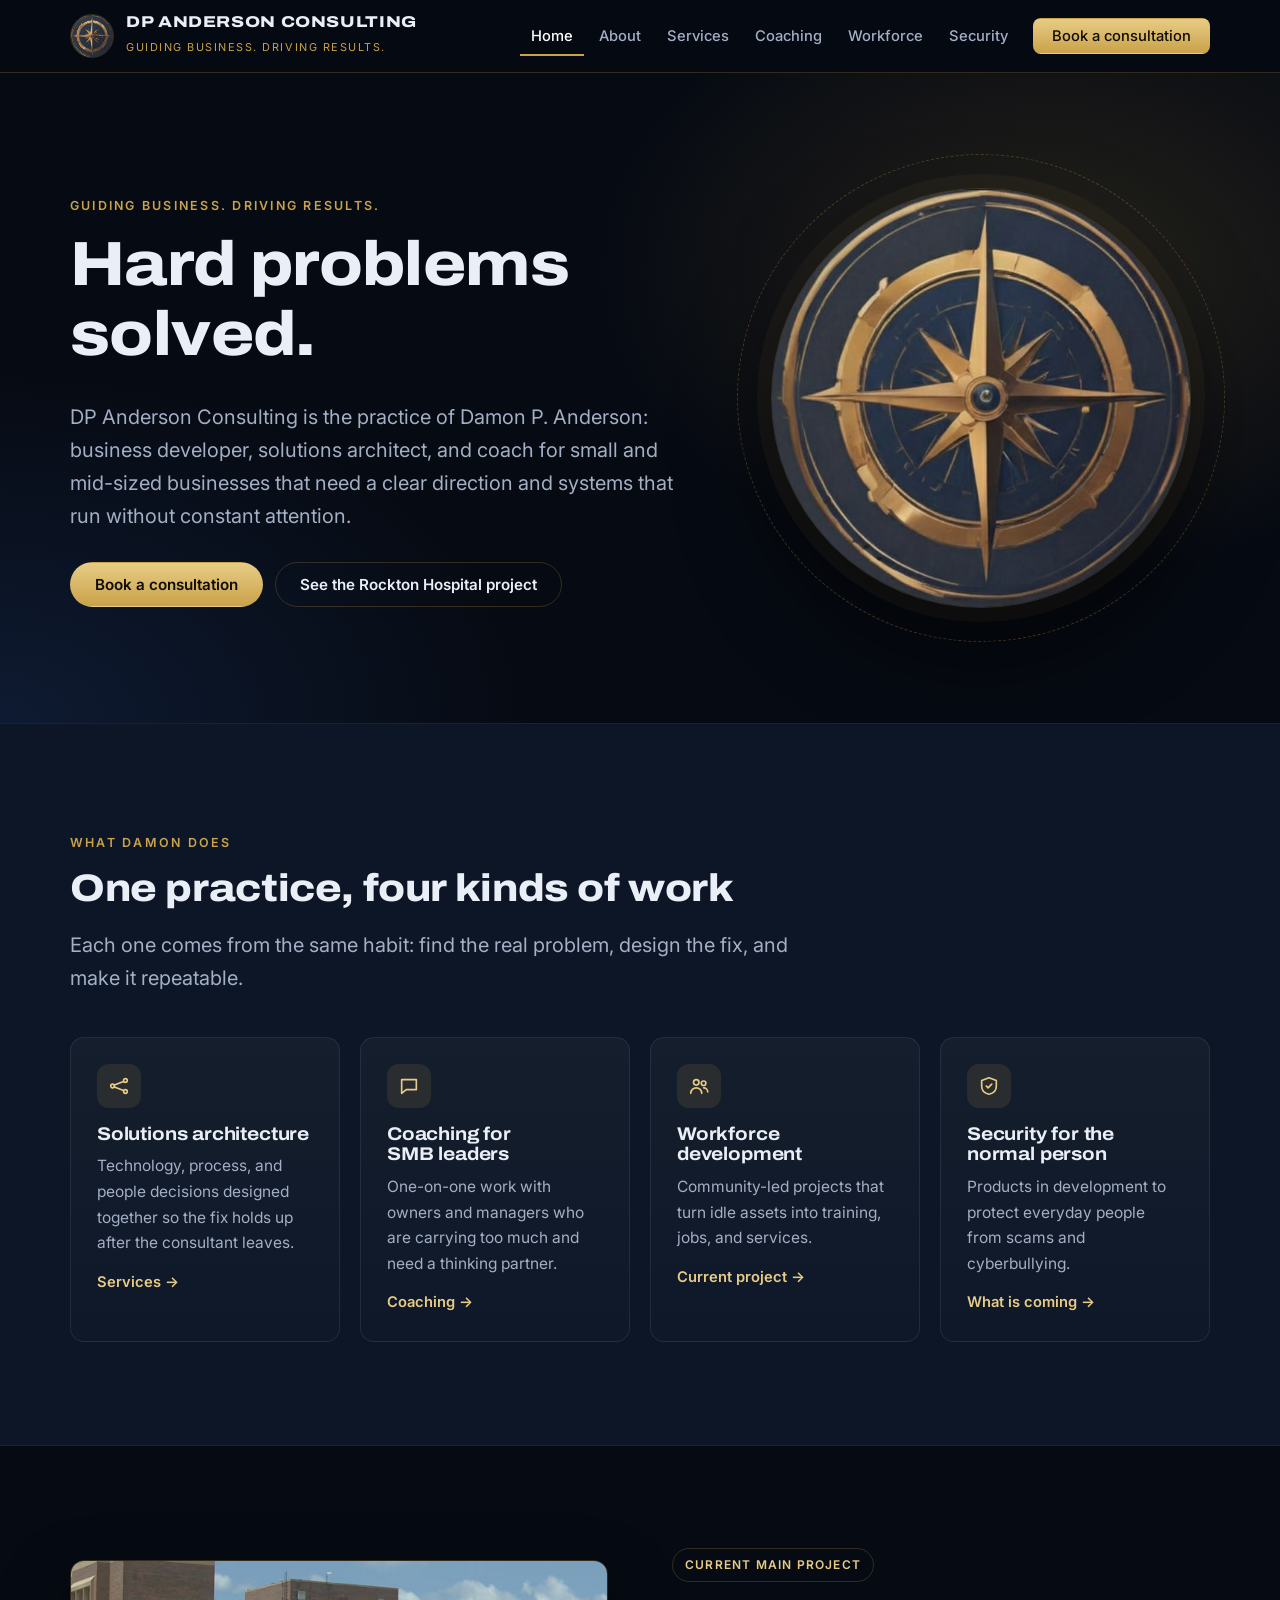
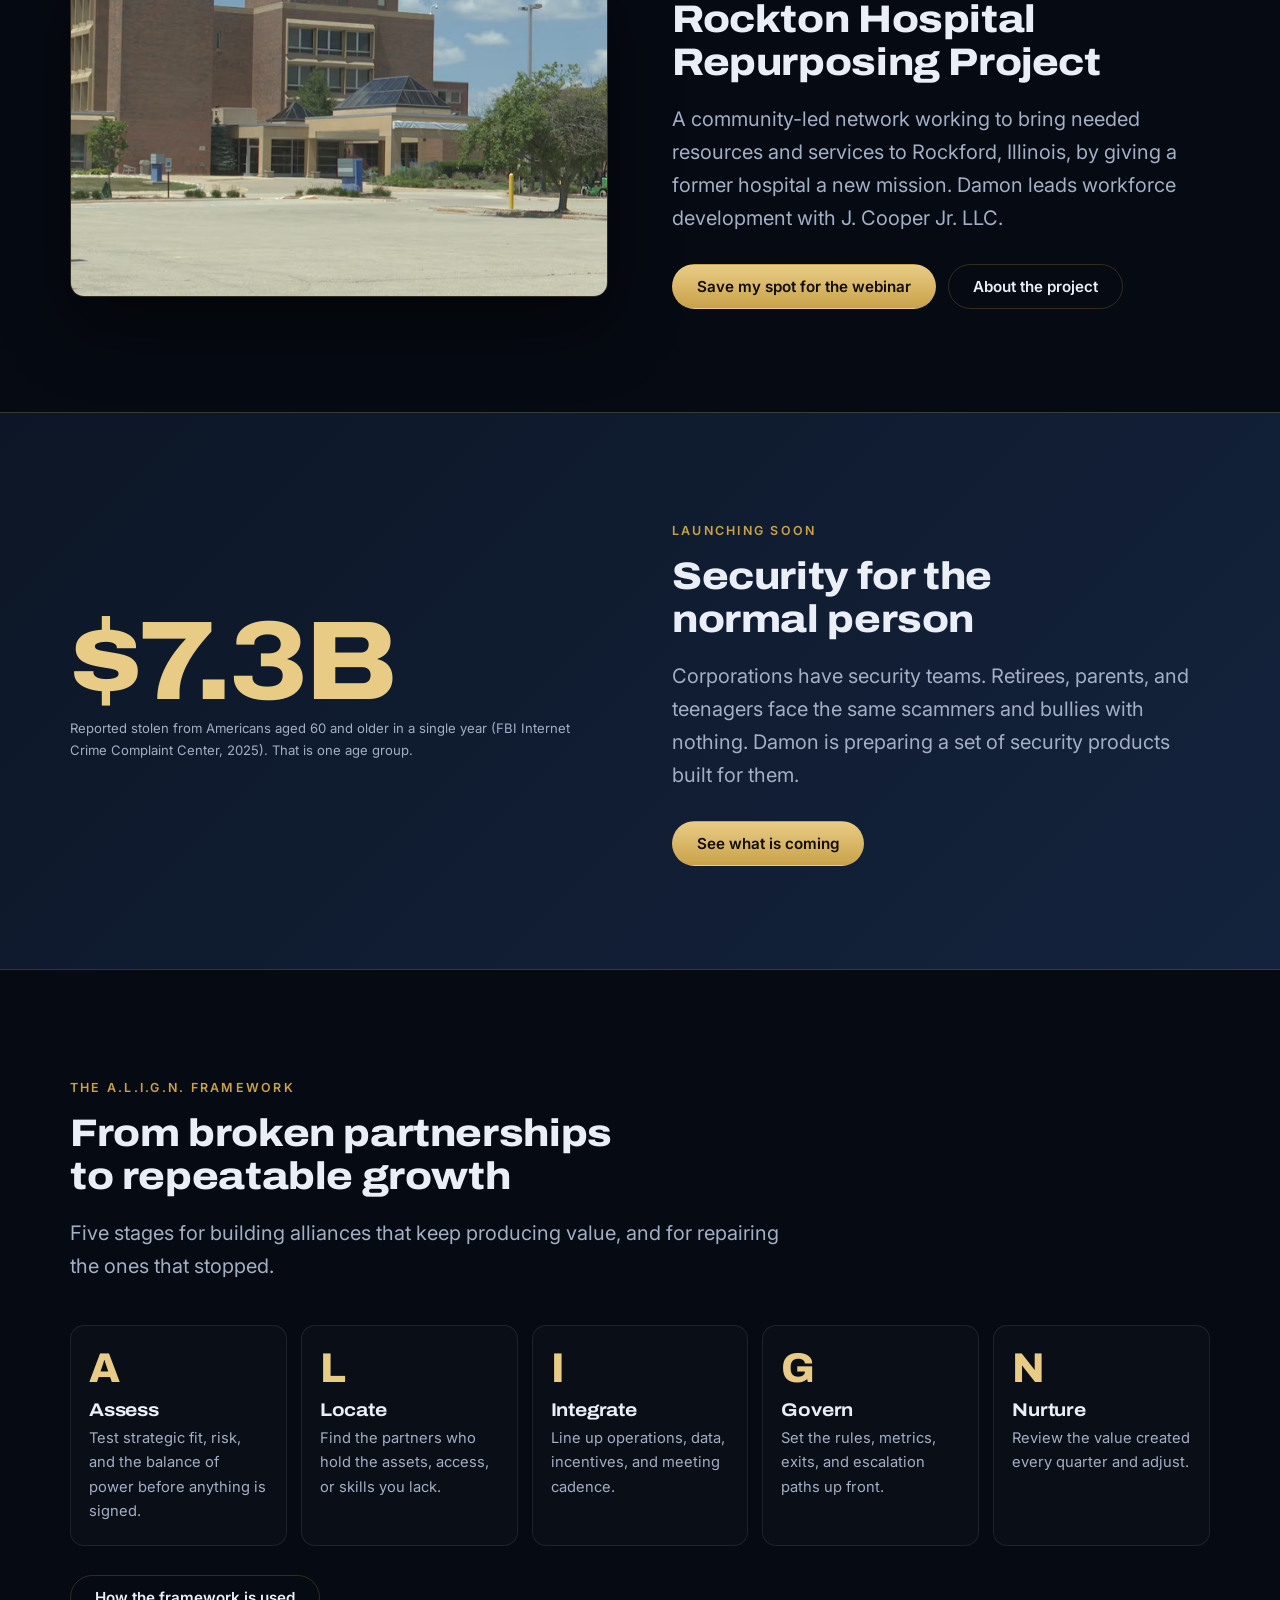
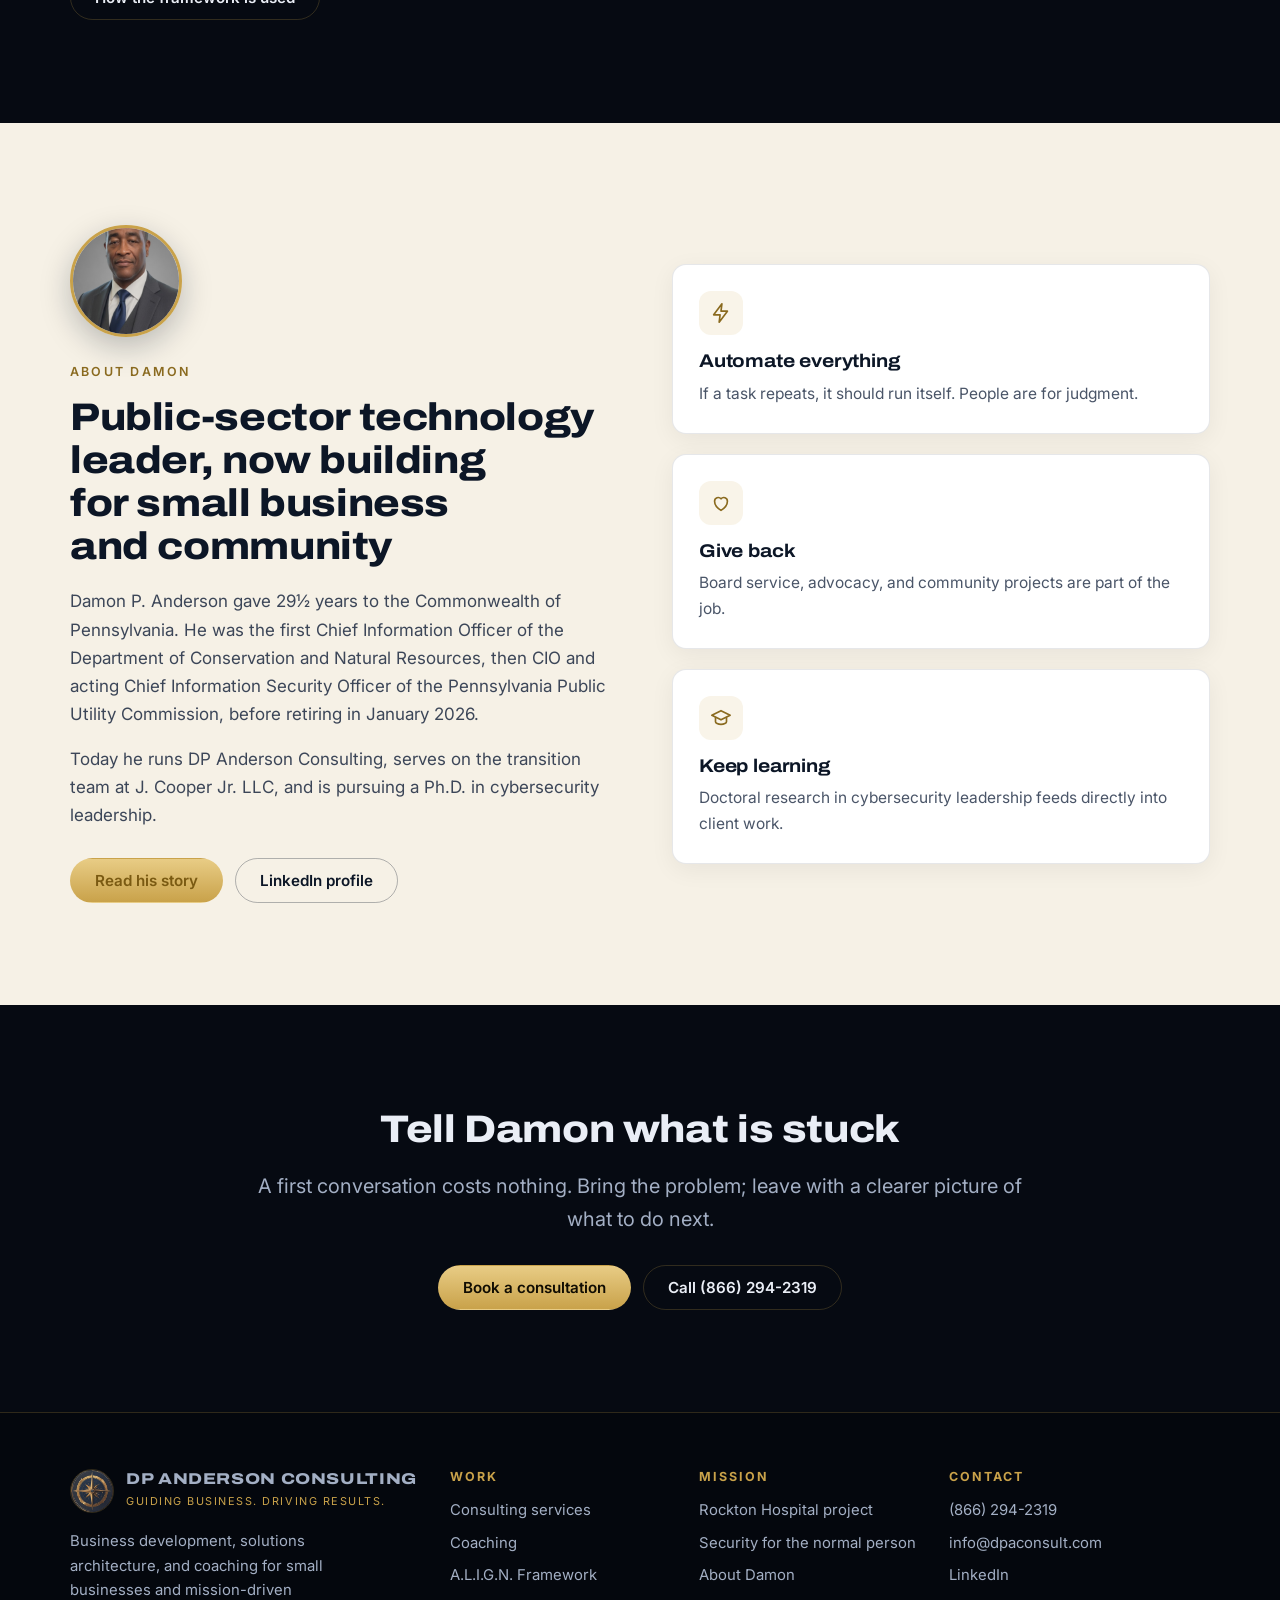
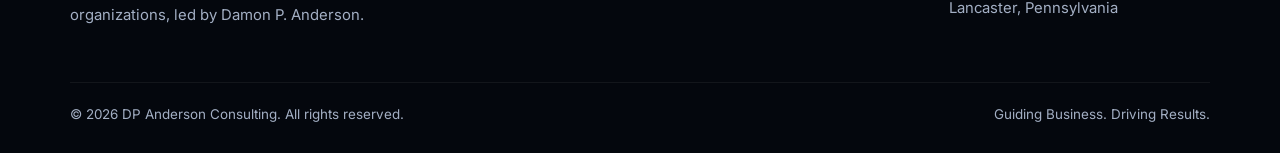
<file: index.html>
<!doctype html>
<html lang="en">
<head>
<meta charset="utf-8">
<meta name="viewport" content="width=device-width, initial-scale=1">
<title>DP Anderson Consulting | Guiding Business. Driving Results.</title>
<meta name="description" content="Damon P. Anderson helps small and mid-sized businesses grow through business development, solutions architecture, coaching, workforce development, and everyday security.">
<meta property="og:title" content="DP Anderson Consulting | Guiding Business. Driving Results.">
<meta property="og:description" content="Damon P. Anderson helps small and mid-sized businesses grow through business development, solutions architecture, coaching, workforce development, and everyday security.">
<meta property="og:image" content="https://dpaconsult.com/assets/img/dpa-logo.jpg">
<meta property="og:type" content="website">
<meta name="theme-color" content="#060a12">
<link rel="icon" href="assets/img/favicon-32.png" sizes="32x32">
<link rel="apple-touch-icon" href="assets/img/favicon-192.png">
<link rel="preconnect" href="https://fonts.googleapis.com">
<link rel="preconnect" href="https://fonts.gstatic.com" crossorigin>
<link href="https://fonts.googleapis.com/css2?family=Archivo:wdth,wght@100..125,600..900&family=Inter:wght@400;500;600;700&display=swap" rel="stylesheet">
<link rel="stylesheet" href="assets/css/styles.css">
</head>
<body>
<a class="skip" href="#main">Skip to content</a>
<header class="site-header">
  <div class="wrap nav-row">
    <a class="brand" href="index.html" aria-label="DP Anderson Consulting home">
      <img src="assets/img/compass-mark.png" alt="" width="44" height="44">
      <span><b>DP Anderson Consulting</b><small>Guiding Business. Driving Results.</small></span>
    </a>
    <button class="nav-toggle" aria-label="Menu" aria-expanded="false" aria-controls="nav"><span></span><span></span><span></span></button>
    <nav class="nav" id="nav" aria-label="Main">
      <a href="index.html" aria-current="page">Home</a><a href="about.html">About</a><a href="services.html">Services</a><a href="coaching.html">Coaching</a><a href="workforce.html">Workforce</a><a href="security.html">Security</a>
      <a class="btn" href="contact.html">Book a consultation</a>
    </nav>
  </div>
</header>
<main id="main">
<section class="hero">
  <div class="wrap hero-grid">
    <div>
      <span class="eyebrow">Guiding Business. Driving Results.</span>
      <h1>Hard problems solved.</h1>
      <p class="lead">DP Anderson Consulting is the practice of Damon P. Anderson: business developer, solutions architect, and coach for small and mid-sized businesses that need a clear direction and systems that run without constant attention.</p>
      <div class="btn-row">
        <a class="btn" href="contact.html">Book a consultation</a>
        <a class="btn ghost" href="workforce.html">See the Rockton Hospital project</a>
      </div>
    </div>
    <div class="hero-art"><img src="assets/img/compass.jpg" alt="DP Anderson Consulting gold compass emblem" width="640" height="560"></div>
  </div>
</section>

<section class="alt">
  <div class="wrap">
    <div class="section-head reveal">
      <span class="eyebrow">What Damon does</span>
      <h2>One practice, four kinds of work</h2>
      <p class="lead">Each one comes from the same habit: find the real problem, design the fix, and make it repeatable.</p>
    </div>
    <div class="grid g4">
      <article class="card reveal"><div class="icon" aria-hidden="true"><svg viewBox="0 0 24 24"><circle cx="5" cy="12" r="2"/><circle cx="19" cy="6" r="2"/><circle cx="19" cy="18" r="2"/><path d="M7 11l10-4M7 13l10 4"/></svg></div><h3>Solutions architecture</h3><p>Technology, process, and people decisions designed together so the fix holds up after the consultant leaves.</p><a class="more" href="services.html">Services &rarr;</a></article>
      <article class="card reveal"><div class="icon" aria-hidden="true"><svg viewBox="0 0 24 24"><path d="M4 5h16v11H9l-5 4z"/></svg></div><h3>Coaching for SMB leaders</h3><p>One-on-one work with owners and managers who are carrying too much and need a thinking partner.</p><a class="more" href="coaching.html">Coaching &rarr;</a></article>
      <article class="card reveal"><div class="icon" aria-hidden="true"><svg viewBox="0 0 24 24"><circle cx="9" cy="8" r="3"/><path d="M3 20c0-3.3 2.7-6 6-6s6 2.700 6 6"/><circle cx="17" cy="9" r="2.5"/><path d="M17 14c2.500 0 4.500 2 4.500 4.500"/></svg></div><h3>Workforce development</h3><p>Community-led projects that turn idle assets into training, jobs, and services.</p><a class="more" href="workforce.html">Current project &rarr;</a></article>
      <article class="card reveal"><div class="icon" aria-hidden="true"><svg viewBox="0 0 24 24"><path d="M12 3l8 3v6c0 4.500-3.200 8-8 9-4.800-1-8-4.500-8-9V6z"/><path d="M9 12l2 2 4-4"/></svg></div><h3>Security for the normal person</h3><p>Products in development to protect everyday people from scams and cyberbullying.</p><a class="more" href="security.html">What is coming &rarr;</a></article>
    </div>
  </div>
</section>

<section>
  <div class="wrap split">
    <div class="photo reveal"><img src="assets/img/rockton-hospital.jpg" alt="The former hospital campus in Rockford, Illinois" width="1600" height="800" loading="lazy"></div>
    <div class="reveal">
      <span class="tag">Current main project</span>
      <h2>Rockton Hospital Repurposing Project</h2>
      <p class="lead">A community-led network working to bring needed resources and services to Rockford, Illinois, by giving a former hospital a new mission. Damon leads workforce development with J. Cooper Jr. LLC.</p>
      <div class="btn-row">
        <a class="btn" href="https://www.jcooperjr.com/webinar-registration" target="_blank" rel="noopener">Save my spot for the webinar</a>
        <a class="btn ghost" href="workforce.html">About the project</a>
      </div>
    </div>
  </div>
</section>

<section class="stat-band">
  <div class="wrap split">
    <div>
      <div class="stat reveal" data-count="7.7" data-prefix="$" data-suffix="B">$7.7B</div>
      <p class="stat-note">Reported stolen from Americans aged 60 and older in a single year (FBI Internet Crime Complaint Center, 2025). That is one age group.</p>
    </div>
    <div class="reveal">
      <span class="eyebrow">Launching soon</span>
      <h2>Security for the normal person</h2>
      <p class="lead">Corporations have security teams. Retirees, parents, and teenagers face the same scammers and bullies with nothing. Damon is preparing a set of security products built for them.</p>
      <div class="btn-row"><a class="btn" href="security.html">See what is coming</a></div>
    </div>
  </div>
</section>

<section>
  <div class="wrap">
    <div class="section-head reveal">
      <span class="eyebrow">The A.L.I.G.N. Framework</span>
      <h2>From broken partnerships to repeatable growth</h2>
      <p class="lead">Five stages for building alliances that keep producing value, and for repairing the ones that stopped.</p>
    </div>
    <div class="align">
  <div class="reveal"><b>A</b><h3>Assess</h3><p>Test strategic fit, risk, and the balance of power before anything is signed.</p></div>
  <div class="reveal"><b>L</b><h3>Locate</h3><p>Find the partners who hold the assets, access, or skills you lack.</p></div>
  <div class="reveal"><b>I</b><h3>Integrate</h3><p>Line up operations, data, incentives, and meeting cadence.</p></div>
  <div class="reveal"><b>G</b><h3>Govern</h3><p>Set the rules, metrics, exits, and escalation paths up front.</p></div>
  <div class="reveal"><b>N</b><h3>Nurture</h3><p>Review the value created every quarter and adjust.</p></div>
</div>
    <div class="btn-row"><a class="btn ghost" href="services.html#align">How the framework is used</a></div>
  </div>
</section>

<section class="cream">
  <div class="wrap split">
    <div class="reveal">
      <img class="avatar" src="assets/img/damon-anderson.jpg" alt="Damon P. Anderson" width="640" height="635" loading="lazy">
      <span class="eyebrow">About Damon</span>
      <h2>Public-sector technology leader, now building for small business and community</h2>
      <p>Damon P. Anderson gave 29&frac12; years to the Commonwealth of Pennsylvania. He was the first Chief Information Officer of the Department of Conservation and Natural Resources, then CIO and acting Chief Information Security Officer of the Pennsylvania Public Utility Commission, before retiring in January 2026.</p>
      <p>Today he runs DP Anderson Consulting, serves on the transition team at J. Cooper Jr. LLC, and is pursuing a Ph.D. in cybersecurity leadership.</p>
      <div class="btn-row"><a class="btn" href="about.html">Read his story</a><a class="btn ghost" href="https://www.linkedin.com/in/damonanderson" target="_blank" rel="noopener">LinkedIn profile</a></div>
    </div>
    <div class="grid reveal">
      <div class="card"><div class="icon" aria-hidden="true"><svg viewBox="0 0 24 24"><path d="M13 2L4 14h7l-1 8 9-12h-7z"/></svg></div><h3>Automate everything</h3><p>If a task repeats, it should run itself. People are for judgment.</p></div>
      <div class="card"><div class="icon" aria-hidden="true"><svg viewBox="0 0 24 24"><path d="M12 20s-7-4.400-7-10a4 4 0 017-2.600A4 4 0 0119 10c0 5.600-7 10-7 10z"/></svg></div><h3>Give back</h3><p>Board service, advocacy, and community projects are part of the job.</p></div>
      <div class="card"><div class="icon" aria-hidden="true"><svg viewBox="0 0 24 24"><path d="M2 9l10-5 10 5-10 5z"/><path d="M6 11.500V16c0 1.500 2.700 3 6 3s6-1.500 6-3v-4.500"/></svg></div><h3>Keep learning</h3><p>Doctoral research in cybersecurity leadership feeds directly into client work.</p></div>
    </div>
  </div>
</section>

<section class="cta">
  <div class="wrap reveal">
    <h2>Tell Damon what is stuck</h2>
    <p class="lead">A first conversation costs nothing. Bring the problem; leave with a clearer picture of what to do next.</p>
    <div class="btn-row"><a class="btn" href="contact.html">Book a consultation</a><a class="btn ghost" href="tel:+18662942319">Call (866) 294-2319</a></div>
  </div>
</section>

</main>
<footer class="site-footer">
  <div class="wrap">
    <div class="foot-grid">
      <div>
        <a class="brand" href="index.html"><img src="assets/img/compass-mark.png" alt="" width="44" height="44"><span><b>DP Anderson Consulting</b><small>Guiding Business. Driving Results.</small></span></a>
        <p style="margin-top:16px;max-width:36ch">Business development, solutions architecture, and coaching for small businesses and mission-driven organizations, led by Damon P. Anderson.</p>
      </div>
      <div><h4>Work</h4><ul>
        <li><a href="services.html">Consulting services</a></li>
        <li><a href="coaching.html">Coaching</a></li>
        <li><a href="services.html#align">A.L.I.G.N. Framework</a></li>
      </ul></div>
      <div><h4>Mission</h4><ul>
        <li><a href="workforce.html">Rockton Hospital project</a></li>
        <li><a href="security.html">Security for the normal person</a></li>
        <li><a href="about.html">About Damon</a></li>
      </ul></div>
      <div><h4>Contact</h4><ul>
        <li><a href="tel:+18662942319">(866) 294-2319</a></li>
        <li><a href="mailto:info@dpaconsult.com">info@dpaconsult.com</a></li>
        <li><a href="https://www.linkedin.com/in/damonanderson" target="_blank" rel="noopener">LinkedIn</a></li>
        <li>Lancaster, Pennsylvania</li>
      </ul></div>
    </div>
    <div class="foot-bottom"><span>&copy; <span id="year">2026</span> DP Anderson Consulting. All rights reserved.</span><span>Guiding Business. Driving Results.</span></div>
  </div>
</footer>
<script src="assets/js/site.js" defer></script>
</body>
</html>
</file>
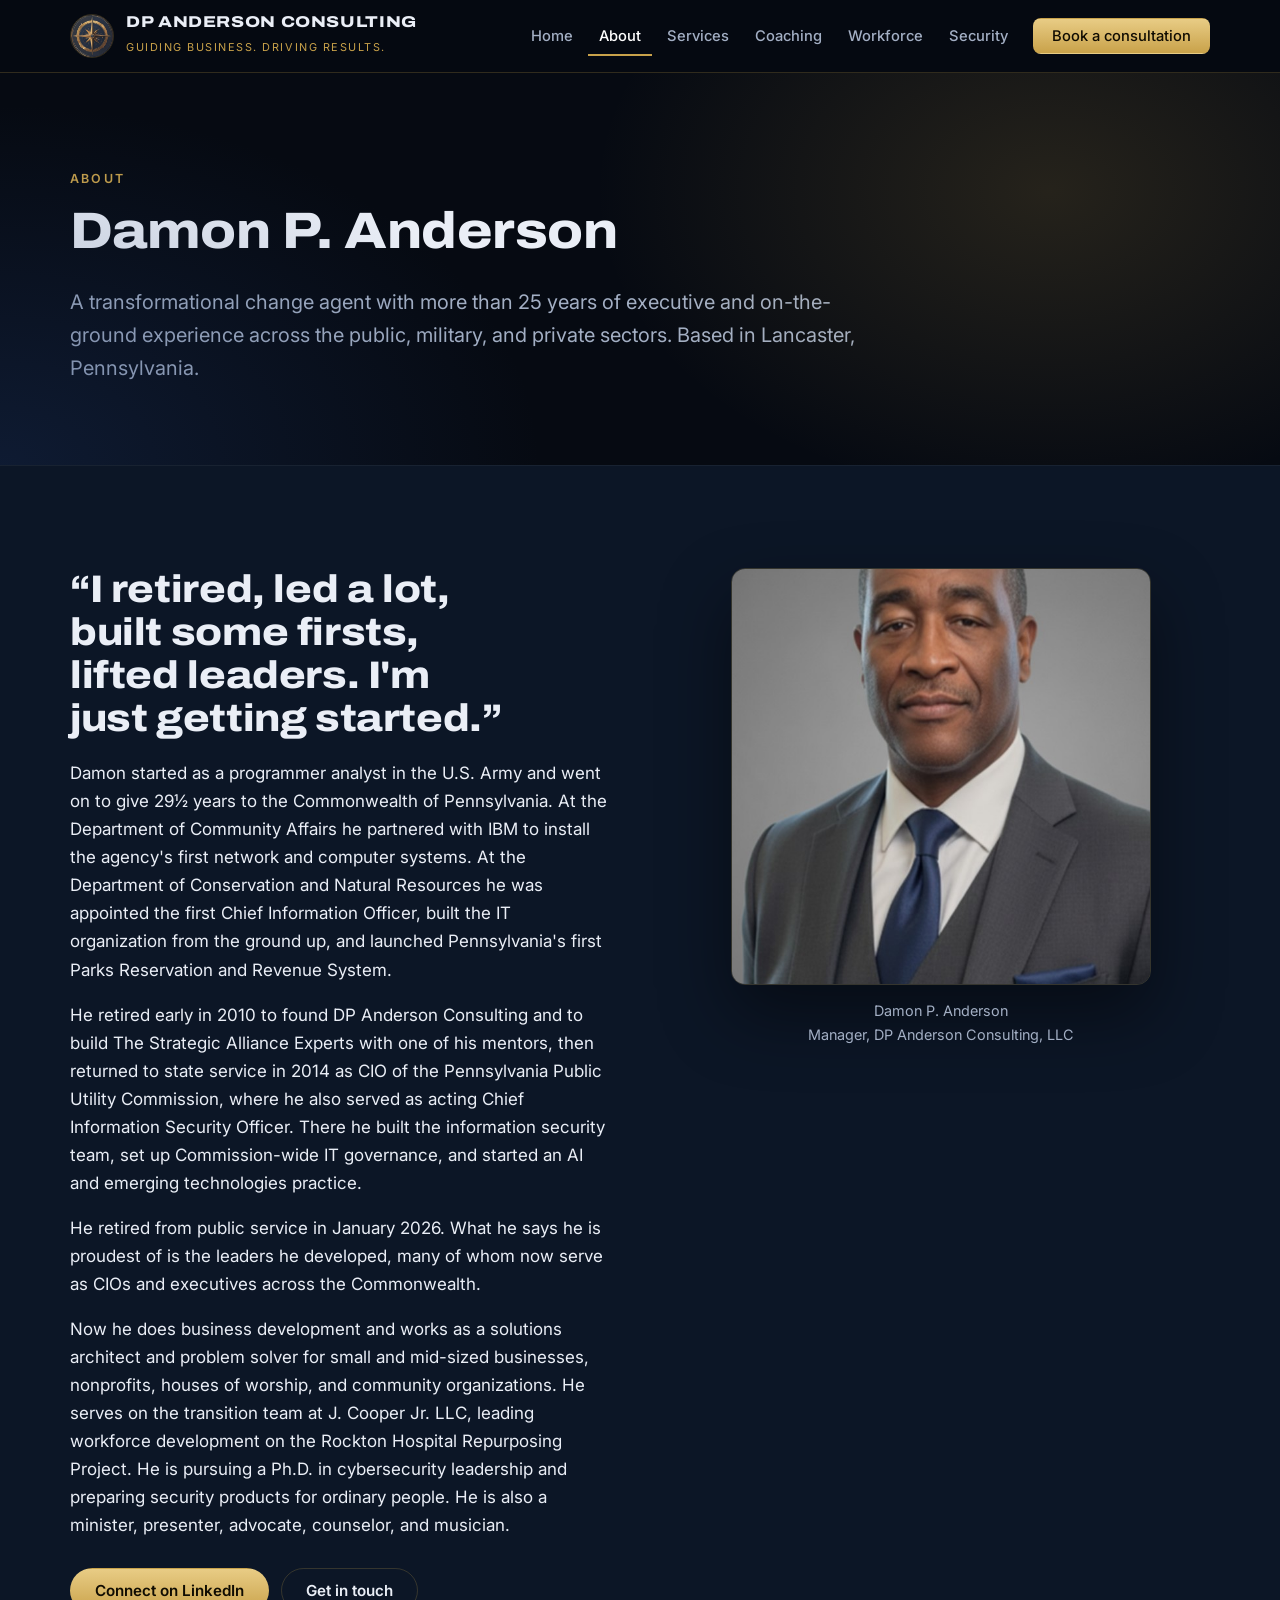
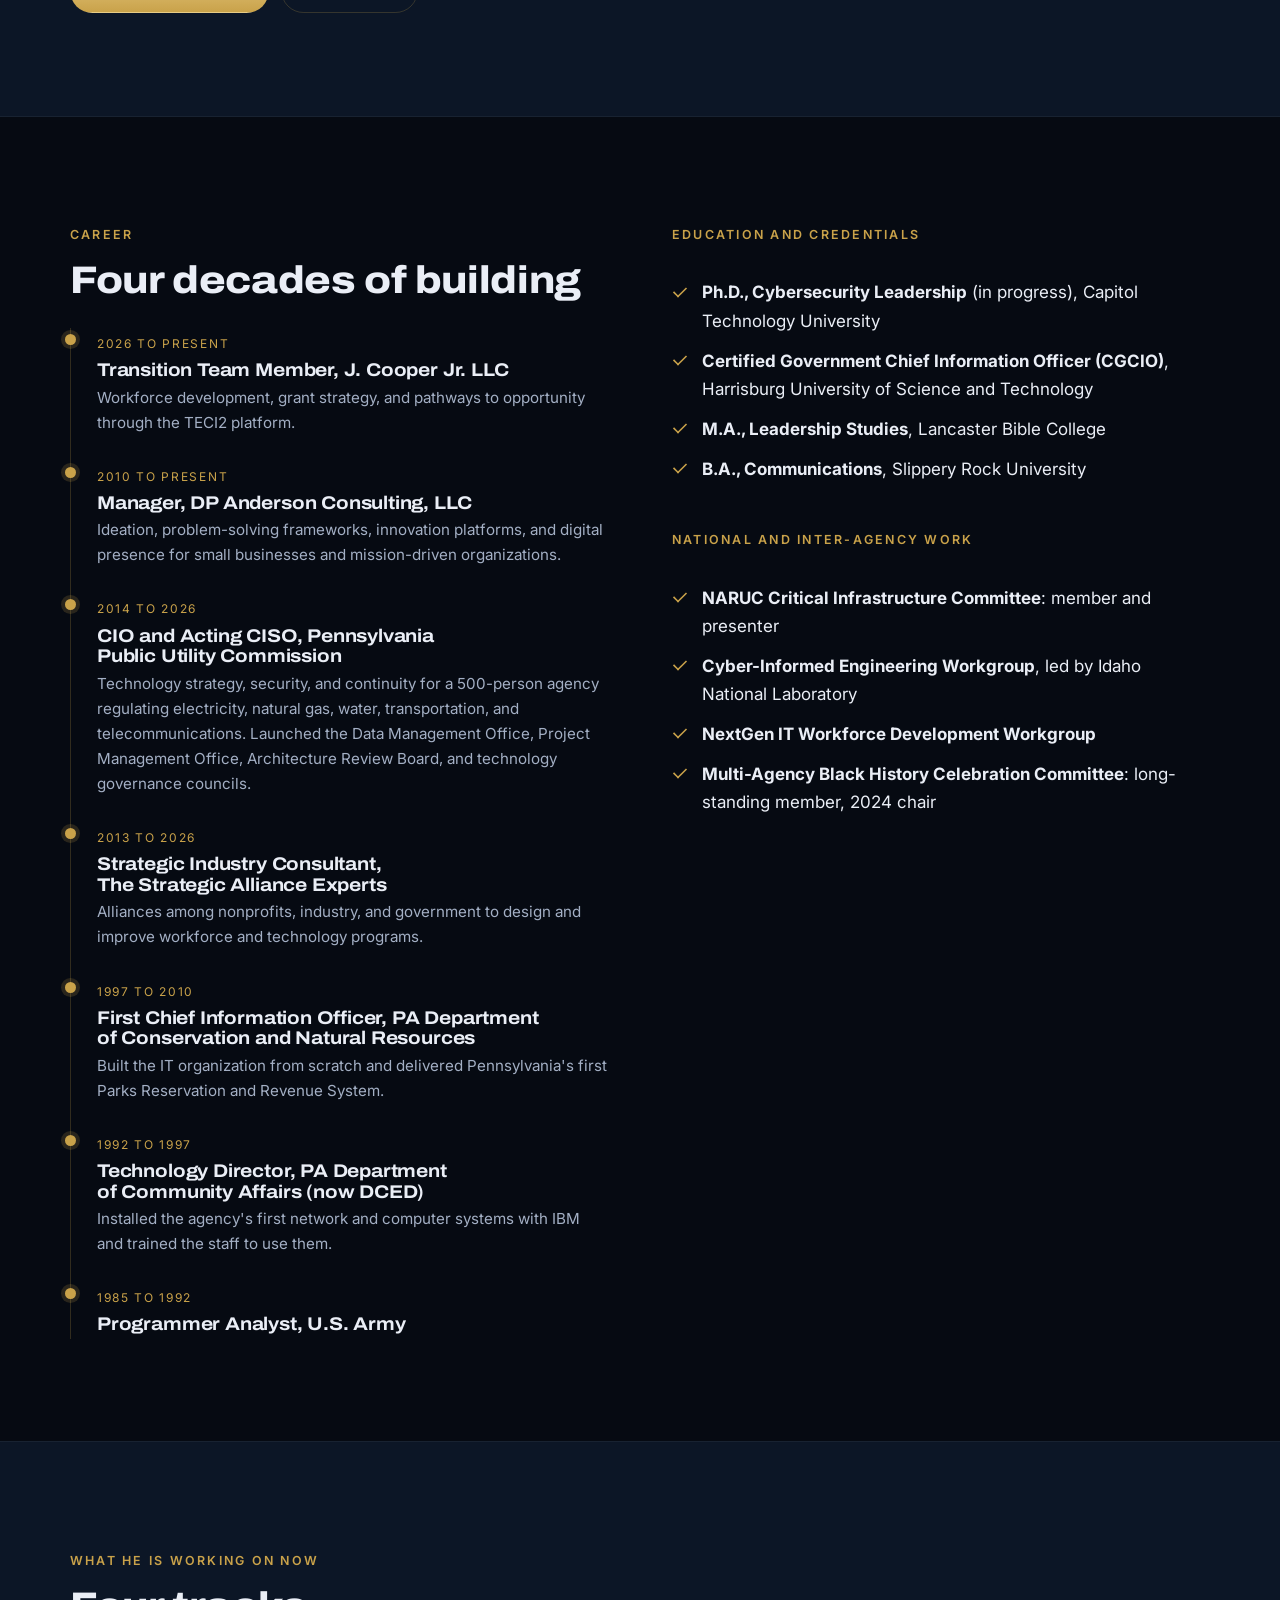
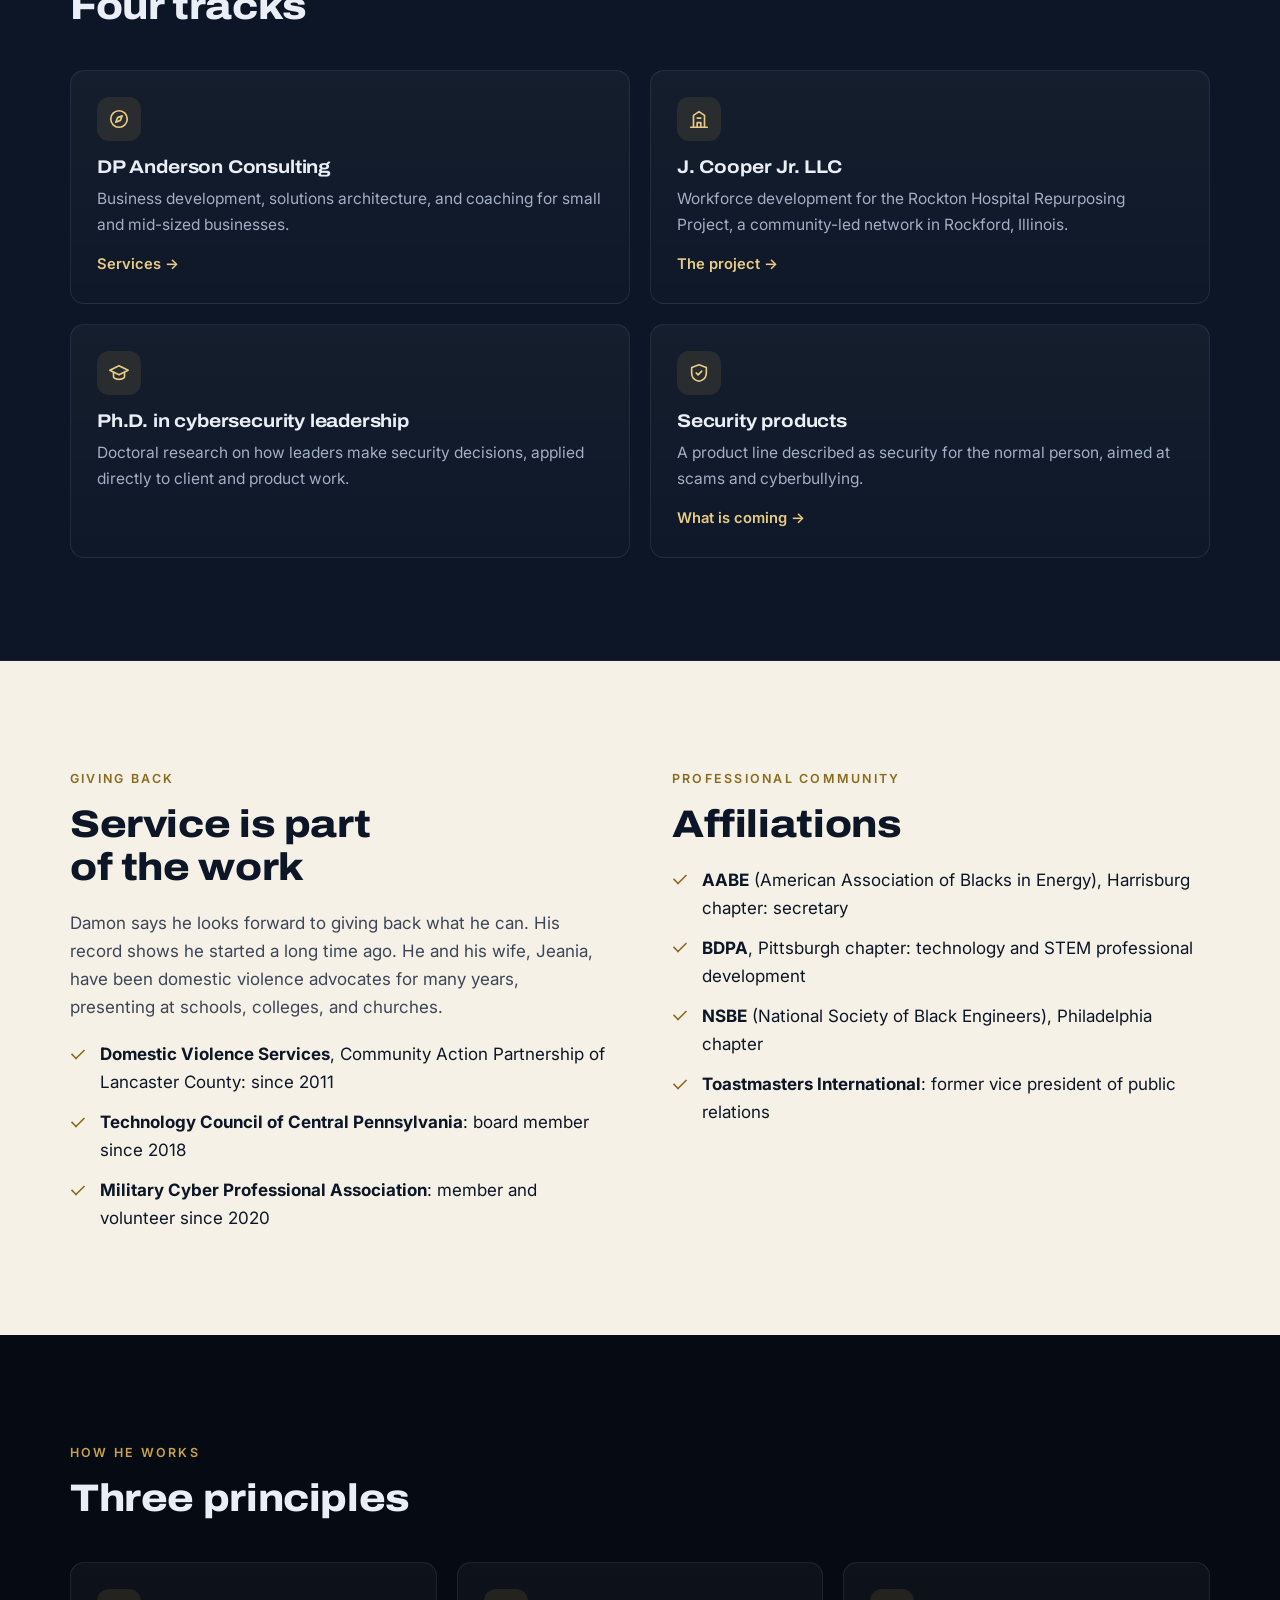
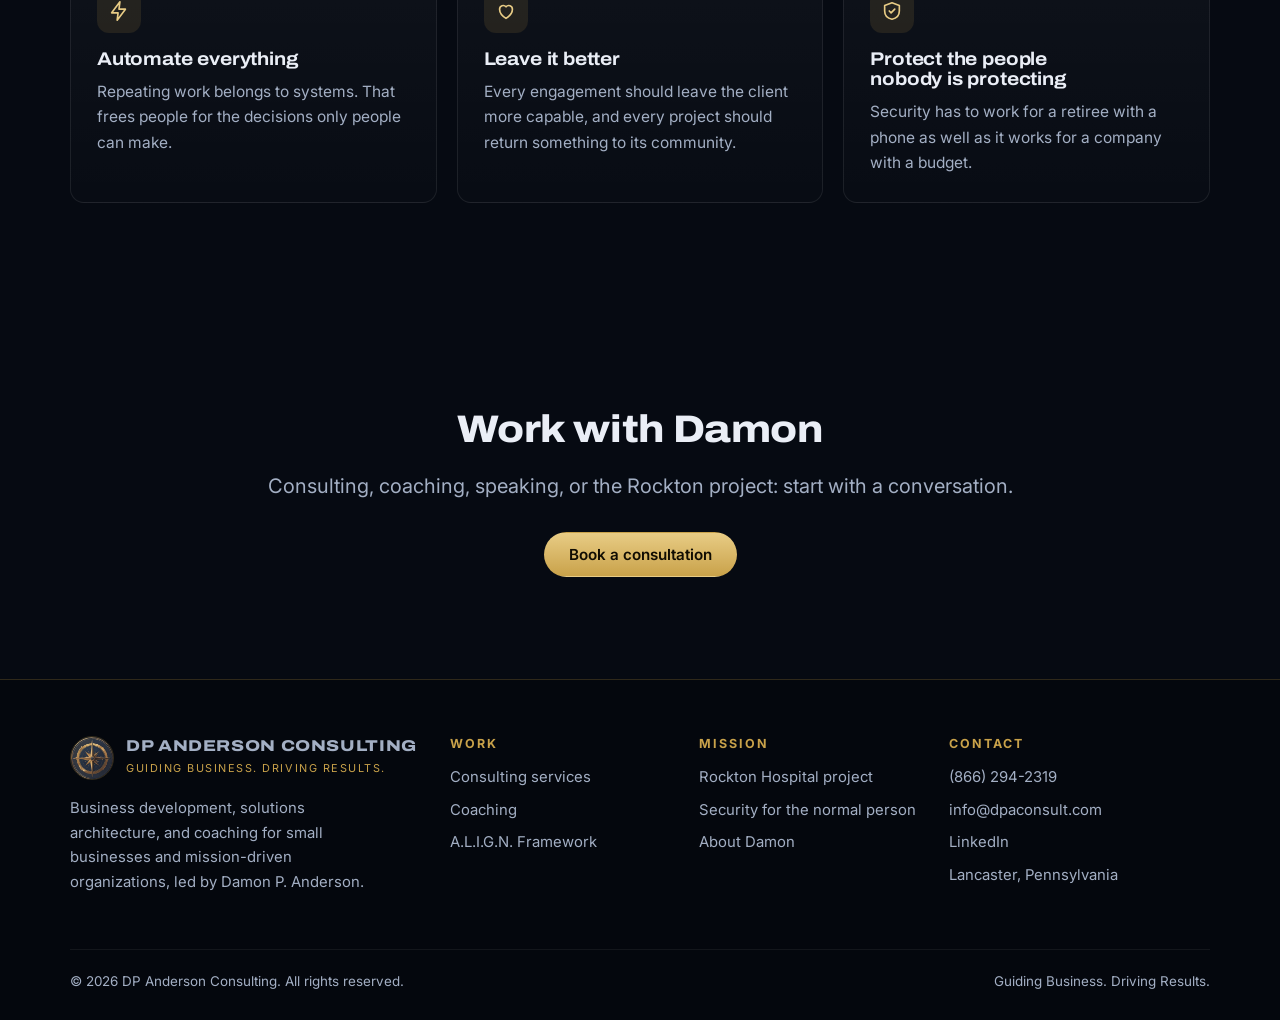
<file: about.html>
<!doctype html>
<html lang="en">
<head>
<meta charset="utf-8">
<meta name="viewport" content="width=device-width, initial-scale=1">
<title>About Damon P. Anderson | DP Anderson Consulting</title>
<meta name="description" content="Damon P. Anderson is a former Pennsylvania state CIO and acting CISO with 29 years of public service, now a consultant, coach, workforce development leader, and doctoral researcher in cybersecurity leadership.">
<meta property="og:title" content="About Damon P. Anderson | DP Anderson Consulting">
<meta property="og:description" content="Damon P. Anderson is a former Pennsylvania state CIO and acting CISO with 29 years of public service, now a consultant, coach, workforce development leader, and doctoral researcher in cybersecurity leadership.">
<meta property="og:image" content="https://dpaconsult.com/assets/img/dpa-logo.jpg">
<meta property="og:type" content="website">
<meta name="theme-color" content="#060a12">
<link rel="icon" href="assets/img/favicon-32.png" sizes="32x32">
<link rel="apple-touch-icon" href="assets/img/favicon-192.png">
<link rel="preconnect" href="https://fonts.googleapis.com">
<link rel="preconnect" href="https://fonts.gstatic.com" crossorigin>
<link href="https://fonts.googleapis.com/css2?family=Archivo:wdth,wght@100..125,600..900&family=Inter:wght@400;500;600;700&display=swap" rel="stylesheet">
<link rel="stylesheet" href="assets/css/styles.css">
</head>
<body>
<a class="skip" href="#main">Skip to content</a>
<header class="site-header">
  <div class="wrap nav-row">
    <a class="brand" href="index.html" aria-label="DP Anderson Consulting home">
      <img src="assets/img/compass-mark.png" alt="" width="44" height="44">
      <span><b>DP Anderson Consulting</b><small>Guiding Business. Driving Results.</small></span>
    </a>
    <button class="nav-toggle" aria-label="Menu" aria-expanded="false" aria-controls="nav"><span></span><span></span><span></span></button>
    <nav class="nav" id="nav" aria-label="Main">
      <a href="index.html">Home</a><a href="about.html" aria-current="page">About</a><a href="services.html">Services</a><a href="coaching.html">Coaching</a><a href="workforce.html">Workforce</a><a href="security.html">Security</a>
      <a class="btn" href="contact.html">Book a consultation</a>
    </nav>
  </div>
</header>
<main id="main">
<section class="hero page-hero">
  <div class="wrap">
    <span class="eyebrow">About</span>
    <h1>Damon P. Anderson</h1>
    <p class="lead">A transformational change agent with more than 25 years of executive and on-the-ground experience across the public, military, and private sectors. Based in Lancaster, Pennsylvania.</p>
  </div>
</section>

<section class="alt">
  <div class="wrap split top">
    <div class="reveal">
      <h2>&ldquo;I retired, led a lot, built some firsts, lifted leaders. I'm just getting started.&rdquo;</h2>
      <p>Damon started as a programmer analyst in the U.S. Army and went on to give 29&frac12; years to the Commonwealth of Pennsylvania. At the Department of Community Affairs he partnered with IBM to install the agency's first network and computer systems. At the Department of Conservation and Natural Resources he was appointed the first Chief Information Officer, built the IT organization from the ground up, and launched Pennsylvania's first Parks Reservation and Revenue System.</p>
      <p>He retired early in 2010 to found DP Anderson Consulting and to build The Strategic Alliance Experts with one of his mentors, then returned to state service in 2014 as CIO of the Pennsylvania Public Utility Commission, where he also served as acting Chief Information Security Officer. There he built the information security team, set up Commission-wide IT governance, and started an AI and emerging technologies practice.</p>
      <p>He retired from public service in January 2026. What he says he is proudest of is the leaders he developed, many of whom now serve as CIOs and executives across the Commonwealth.</p>
      <p>Now he does business development and works as a solutions architect and problem solver for small and mid-sized businesses, nonprofits, houses of worship, and community organizations. He serves on the transition team at J. Cooper Jr. LLC, leading workforce development on the Rockton Hospital Repurposing Project. He is pursuing a Ph.D. in cybersecurity leadership and preparing security products for ordinary people. He is also a minister, presenter, advocate, counselor, and musician.</p>
      <div class="btn-row"><a class="btn" href="https://www.linkedin.com/in/damonanderson" target="_blank" rel="noopener">Connect on LinkedIn</a><a class="btn ghost" href="contact.html">Get in touch</a></div>
    </div>
    <div class="reveal">
      <div class="photo" style="max-width:420px;margin-inline:auto"><img src="assets/img/damon-anderson.jpg" alt="Damon P. Anderson" width="640" height="635" style="aspect-ratio:auto"></div>
      <p style="text-align:center;margin-top:14px;color:var(--muted);font-size:.9rem">Damon P. Anderson<br>Manager, DP Anderson Consulting, LLC</p>
    </div>
  </div>
</section>

<section>
  <div class="wrap split top">
    <div>
      <div class="section-head reveal" style="margin-bottom:1.6rem">
        <span class="eyebrow">Career</span>
        <h2>Four decades of building</h2>
      </div>
      <ol class="timeline">
        <li class="reveal"><span>2026 to present</span><h3>Transition Team Member, J. Cooper Jr. LLC</h3><p>Workforce development, grant strategy, and pathways to opportunity through the TECI2 platform.</p></li>
        <li class="reveal"><span>2010 to present</span><h3>Manager, DP Anderson Consulting, LLC</h3><p>Ideation, problem-solving frameworks, innovation platforms, and digital presence for small businesses and mission-driven organizations.</p></li>
        <li class="reveal"><span>2014 to 2026</span><h3>CIO and Acting CISO, Pennsylvania Public Utility Commission</h3><p>Technology strategy, security, and continuity for a 500-person agency regulating electricity, natural gas, water, transportation, and telecommunications. Launched the Data Management Office, Project Management Office, Architecture Review Board, and technology governance councils.</p></li>
        <li class="reveal"><span>2013 to 2026</span><h3>Strategic Industry Consultant, The Strategic Alliance Experts</h3><p>Alliances among nonprofits, industry, and government to design and improve workforce and technology programs.</p></li>
        <li class="reveal"><span>1997 to 2010</span><h3>First Chief Information Officer, PA Department of Conservation and Natural Resources</h3><p>Built the IT organization from scratch and delivered Pennsylvania's first Parks Reservation and Revenue System.</p></li>
        <li class="reveal"><span>1992 to 1997</span><h3>Technology Director, PA Department of Community Affairs (now DCED)</h3><p>Installed the agency's first network and computer systems with IBM and trained the staff to use them.</p></li>
        <li class="reveal"><span>1985 to 1992</span><h3>Programmer Analyst, U.S. Army</h3></li>
      </ol>
    </div>
    <div>
      <div class="reveal">
        <span class="eyebrow">Education and credentials</span>
        <ul class="checks">
          <li><strong>Ph.D., Cybersecurity Leadership</strong> (in progress), Capitol Technology University</li>
          <li><strong>Certified Government Chief Information Officer (CGCIO)</strong>, Harrisburg University of Science and Technology</li>
          <li><strong>M.A., Leadership Studies</strong>, Lancaster Bible College</li>
          <li><strong>B.A., Communications</strong>, Slippery Rock University</li>
        </ul>
      </div>
      <div class="reveal" style="margin-top:2.6rem">
        <span class="eyebrow">National and inter-agency work</span>
        <ul class="checks">
          <li><strong>NARUC Critical Infrastructure Committee</strong>: member and presenter</li>
          <li><strong>Cyber-Informed Engineering Workgroup</strong>, led by Idaho National Laboratory</li>
          <li><strong>NextGen IT Workforce Development Workgroup</strong></li>
          <li><strong>Multi-Agency Black History Celebration Committee</strong>: long-standing member, 2024 chair</li>
        </ul>
      </div>
    </div>
  </div>
</section>

<section class="alt">
  <div class="wrap">
    <div class="section-head reveal">
      <span class="eyebrow">What he is working on now</span>
      <h2>Four tracks</h2>
    </div>
    <div class="grid g2">
      <article class="card reveal"><div class="icon" aria-hidden="true"><svg viewBox="0 0 24 24"><circle cx="12" cy="12" r="9"/><path d="M15.5 8.5l-2 5-5 2 2-5z"/></svg></div><h3>DP Anderson Consulting</h3><p>Business development, solutions architecture, and coaching for small and mid-sized businesses.</p><a class="more" href="services.html">Services &rarr;</a></article>
      <article class="card reveal"><div class="icon" aria-hidden="true"><svg viewBox="0 0 24 24"><path d="M3 21h18M6 21V8l6-4 6 4v13M10 21v-5h4v5M10 11h4"/></svg></div><h3>J. Cooper Jr. LLC</h3><p>Workforce development for the Rockton Hospital Repurposing Project, a community-led network in Rockford, Illinois.</p><a class="more" href="workforce.html">The project &rarr;</a></article>
      <article class="card reveal"><div class="icon" aria-hidden="true"><svg viewBox="0 0 24 24"><path d="M2 9l10-5 10 5-10 5z"/><path d="M6 11.500V16c0 1.500 2.700 3 6 3s6-1.500 6-3v-4.500"/></svg></div><h3>Ph.D. in cybersecurity leadership</h3><p>Doctoral research on how leaders make security decisions, applied directly to client and product work.</p></article>
      <article class="card reveal"><div class="icon" aria-hidden="true"><svg viewBox="0 0 24 24"><path d="M12 3l8 3v6c0 4.500-3.200 8-8 9-4.800-1-8-4.500-8-9V6z"/><path d="M9 12l2 2 4-4"/></svg></div><h3>Security products</h3><p>A product line described as security for the normal person, aimed at scams and cyberbullying.</p><a class="more" href="security.html">What is coming &rarr;</a></article>
    </div>
  </div>
</section>

<section class="cream">
  <div class="wrap split top">
    <div class="reveal">
      <span class="eyebrow">Giving back</span>
      <h2>Service is part of the work</h2>
      <p>Damon says he looks forward to giving back what he can. His record shows he started a long time ago. He and his wife, Jeania, have been domestic violence advocates for many years, presenting at schools, colleges, and churches.</p>
      <ul class="checks">
        <li><strong>Domestic Violence Services</strong>, Community Action Partnership of Lancaster County: since 2011</li>
        <li><strong>Technology Council of Central Pennsylvania</strong>: board member since 2018</li>
        <li><strong>Military Cyber Professional Association</strong>: member and volunteer since 2020</li>
      </ul>
    </div>
    <div class="reveal">
      <span class="eyebrow">Professional community</span>
      <h2>Affiliations</h2>
      <ul class="checks">
        <li><strong>AABE</strong> (American Association of Blacks in Energy), Harrisburg chapter: secretary</li>
        <li><strong>BDPA</strong>, Pittsburgh chapter: technology and STEM professional development</li>
        <li><strong>NSBE</strong> (National Society of Black Engineers), Philadelphia chapter</li>
        <li><strong>Toastmasters International</strong>: former vice president of public relations</li>
      </ul>
    </div>
  </div>
</section>

<section>
  <div class="wrap">
    <div class="section-head reveal">
      <span class="eyebrow">How he works</span>
      <h2>Three principles</h2>
    </div>
    <div class="grid g3">
      <article class="card reveal"><div class="icon" aria-hidden="true"><svg viewBox="0 0 24 24"><path d="M13 2L4 14h7l-1 8 9-12h-7z"/></svg></div><h3>Automate everything</h3><p>Repeating work belongs to systems. That frees people for the decisions only people can make.</p></article>
      <article class="card reveal"><div class="icon" aria-hidden="true"><svg viewBox="0 0 24 24"><path d="M12 20s-7-4.400-7-10a4 4 0 017-2.600A4 4 0 0119 10c0 5.600-7 10-7 10z"/></svg></div><h3>Leave it better</h3><p>Every engagement should leave the client more capable, and every project should return something to its community.</p></article>
      <article class="card reveal"><div class="icon" aria-hidden="true"><svg viewBox="0 0 24 24"><path d="M12 3l8 3v6c0 4.500-3.200 8-8 9-4.800-1-8-4.500-8-9V6z"/><path d="M9 12l2 2 4-4"/></svg></div><h3>Protect the people nobody is protecting</h3><p>Security has to work for a retiree with a phone as well as it works for a company with a budget.</p></article>
    </div>
  </div>
</section>

<section class="cta">
  <div class="wrap reveal">
    <h2>Work with Damon</h2>
    <p class="lead">Consulting, coaching, speaking, or the Rockton project: start with a conversation.</p>
    <div class="btn-row"><a class="btn" href="contact.html">Book a consultation</a></div>
  </div>
</section>

</main>
<footer class="site-footer">
  <div class="wrap">
    <div class="foot-grid">
      <div>
        <a class="brand" href="index.html"><img src="assets/img/compass-mark.png" alt="" width="44" height="44"><span><b>DP Anderson Consulting</b><small>Guiding Business. Driving Results.</small></span></a>
        <p style="margin-top:16px;max-width:36ch">Business development, solutions architecture, and coaching for small businesses and mission-driven organizations, led by Damon P. Anderson.</p>
      </div>
      <div><h4>Work</h4><ul>
        <li><a href="services.html">Consulting services</a></li>
        <li><a href="coaching.html">Coaching</a></li>
        <li><a href="services.html#align">A.L.I.G.N. Framework</a></li>
      </ul></div>
      <div><h4>Mission</h4><ul>
        <li><a href="workforce.html">Rockton Hospital project</a></li>
        <li><a href="security.html">Security for the normal person</a></li>
        <li><a href="about.html">About Damon</a></li>
      </ul></div>
      <div><h4>Contact</h4><ul>
        <li><a href="tel:+18662942319">(866) 294-2319</a></li>
        <li><a href="mailto:info@dpaconsult.com">info@dpaconsult.com</a></li>
        <li><a href="https://www.linkedin.com/in/damonanderson" target="_blank" rel="noopener">LinkedIn</a></li>
        <li>Lancaster, Pennsylvania</li>
      </ul></div>
    </div>
    <div class="foot-bottom"><span>&copy; <span id="year">2026</span> DP Anderson Consulting. All rights reserved.</span><span>Guiding Business. Driving Results.</span></div>
  </div>
</footer>
<script src="assets/js/site.js" defer></script>
</body>
</html>
</file>
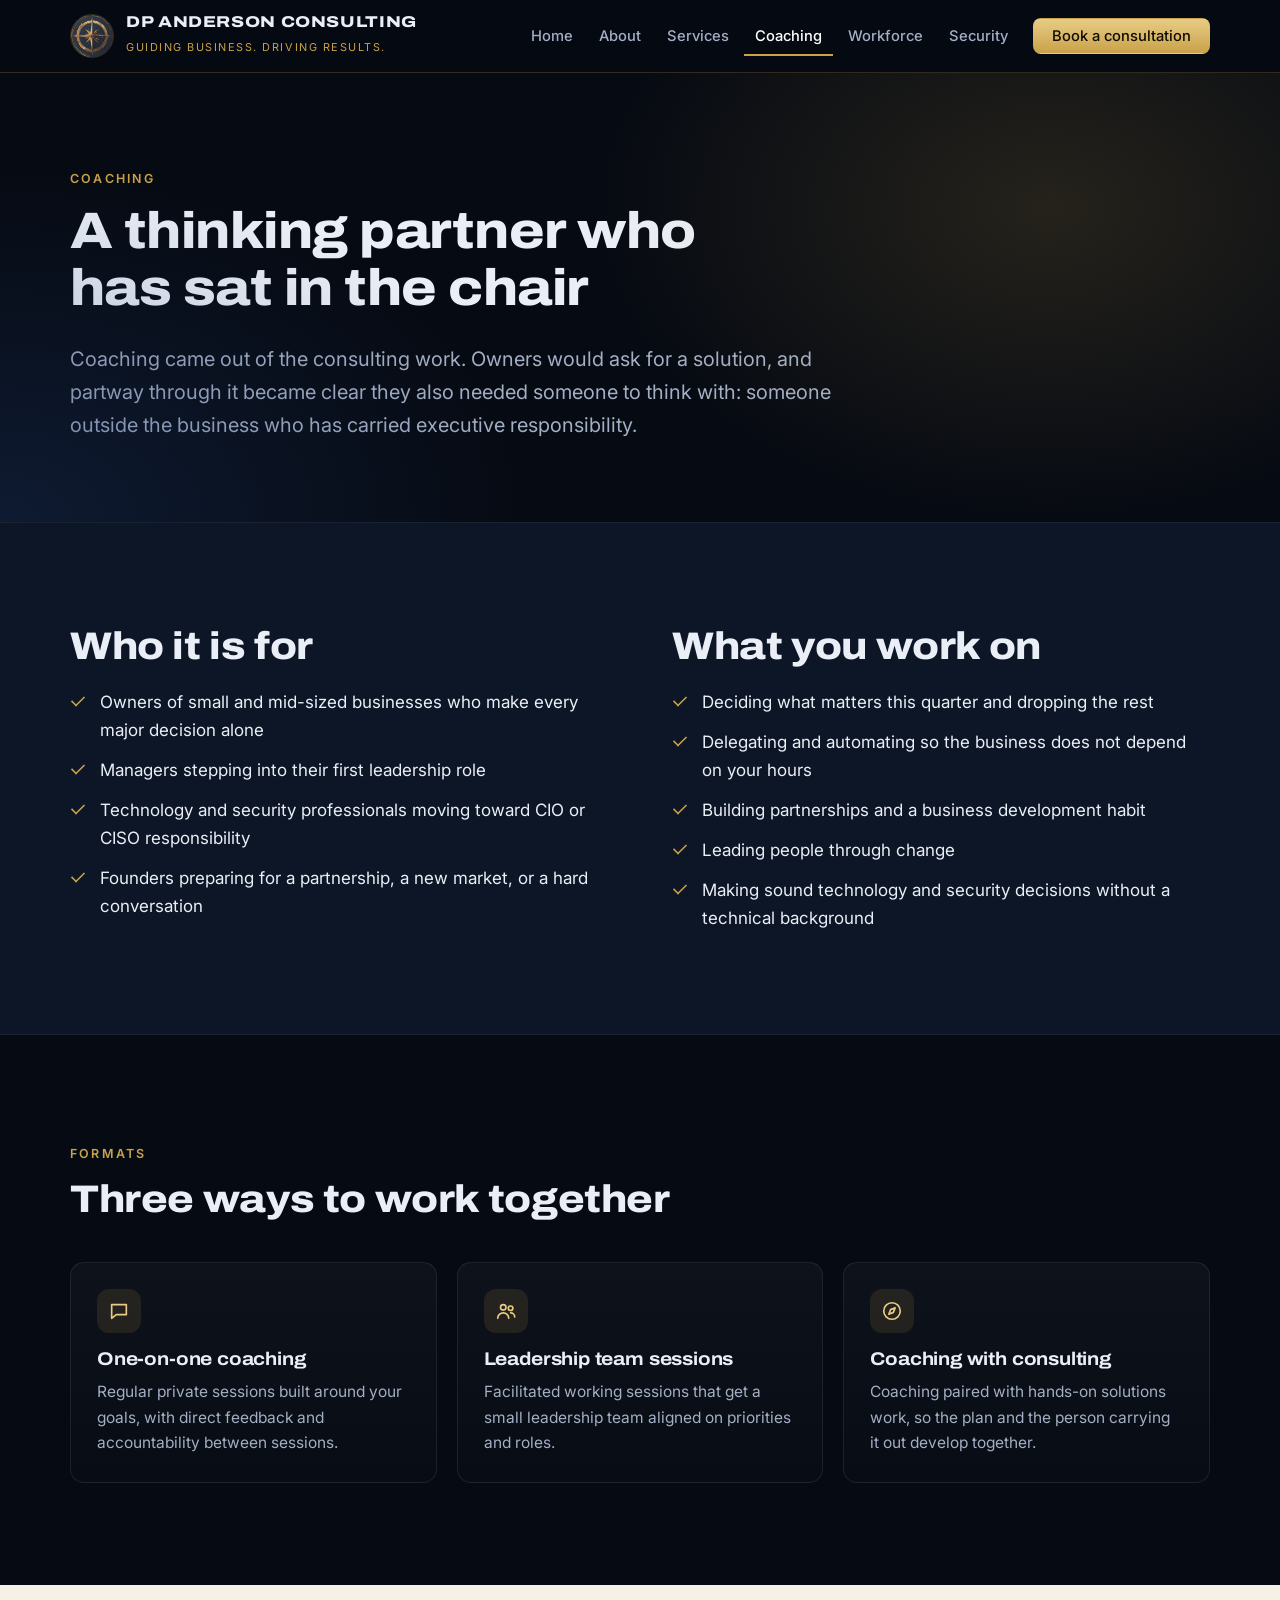
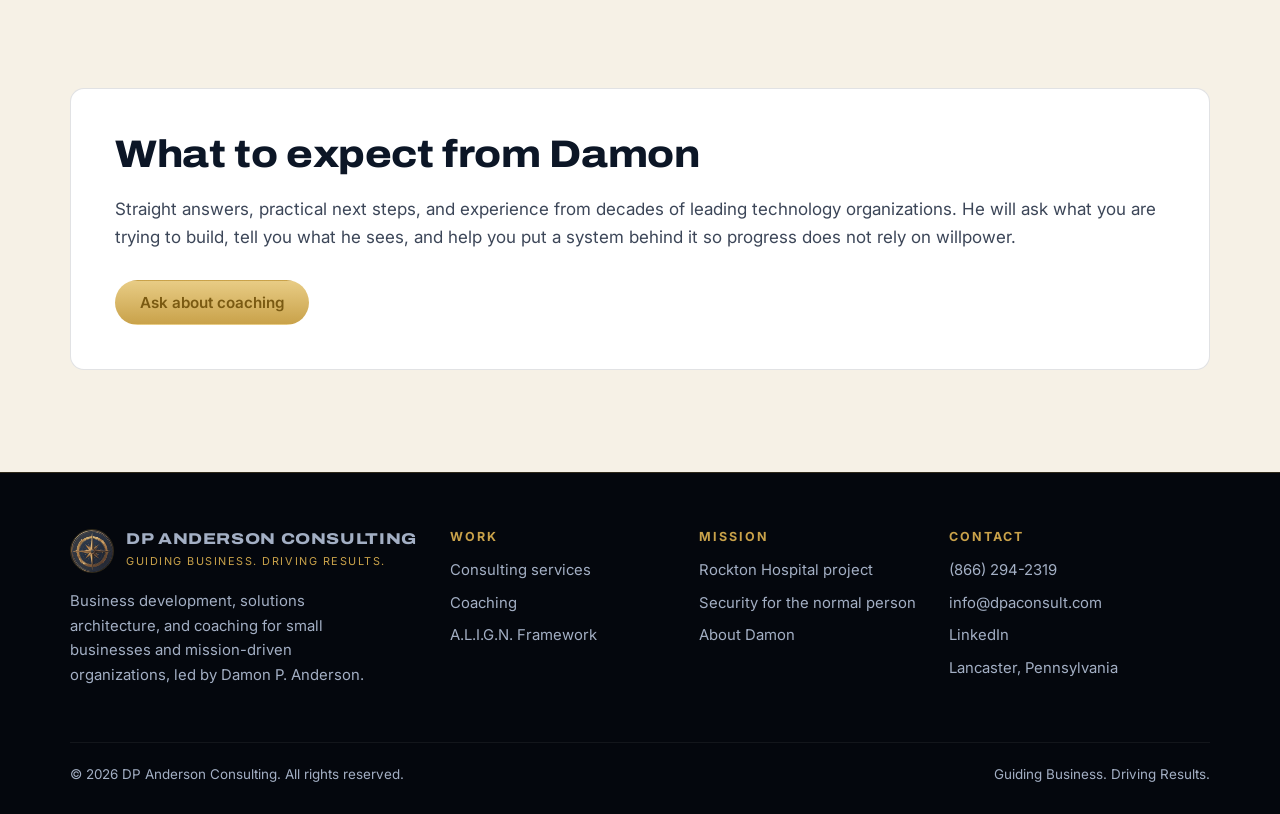
<file: coaching.html>
<!doctype html>
<html lang="en">
<head>
<meta charset="utf-8">
<meta name="viewport" content="width=device-width, initial-scale=1">
<title>Coaching for Small Business Leaders | DP Anderson Consulting</title>
<meta name="description" content="One-on-one coaching from Damon P. Anderson for small and mid-sized business owners, managers, and emerging technology and security leaders.">
<meta property="og:title" content="Coaching for Small Business Leaders | DP Anderson Consulting">
<meta property="og:description" content="One-on-one coaching from Damon P. Anderson for small and mid-sized business owners, managers, and emerging technology and security leaders.">
<meta property="og:image" content="https://dpaconsult.com/assets/img/dpa-logo.jpg">
<meta property="og:type" content="website">
<meta name="theme-color" content="#060a12">
<link rel="icon" href="assets/img/favicon-32.png" sizes="32x32">
<link rel="apple-touch-icon" href="assets/img/favicon-192.png">
<link rel="preconnect" href="https://fonts.googleapis.com">
<link rel="preconnect" href="https://fonts.gstatic.com" crossorigin>
<link href="https://fonts.googleapis.com/css2?family=Archivo:wdth,wght@100..125,600..900&family=Inter:wght@400;500;600;700&display=swap" rel="stylesheet">
<link rel="stylesheet" href="assets/css/styles.css">
</head>
<body>
<a class="skip" href="#main">Skip to content</a>
<header class="site-header">
  <div class="wrap nav-row">
    <a class="brand" href="index.html" aria-label="DP Anderson Consulting home">
      <img src="assets/img/compass-mark.png" alt="" width="44" height="44">
      <span><b>DP Anderson Consulting</b><small>Guiding Business. Driving Results.</small></span>
    </a>
    <button class="nav-toggle" aria-label="Menu" aria-expanded="false" aria-controls="nav"><span></span><span></span><span></span></button>
    <nav class="nav" id="nav" aria-label="Main">
      <a href="index.html">Home</a><a href="about.html">About</a><a href="services.html">Services</a><a href="coaching.html" aria-current="page">Coaching</a><a href="workforce.html">Workforce</a><a href="security.html">Security</a>
      <a class="btn" href="contact.html">Book a consultation</a>
    </nav>
  </div>
</header>
<main id="main">
<section class="hero page-hero">
  <div class="wrap">
    <span class="eyebrow">Coaching</span>
    <h1>A thinking partner who has sat in the chair</h1>
    <p class="lead">Coaching came out of the consulting work. Owners would ask for a solution, and partway through it became clear they also needed someone to think with: someone outside the business who has carried executive responsibility.</p>
  </div>
</section>

<section class="alt">
  <div class="wrap split top">
    <div class="reveal">
      <h2>Who it is for</h2>
      <ul class="checks">
        <li>Owners of small and mid-sized businesses who make every major decision alone</li>
        <li>Managers stepping into their first leadership role</li>
        <li>Technology and security professionals moving toward CIO or CISO responsibility</li>
        <li>Founders preparing for a partnership, a new market, or a hard conversation</li>
      </ul>
    </div>
    <div class="reveal">
      <h2>What you work on</h2>
      <ul class="checks">
        <li>Deciding what matters this quarter and dropping the rest</li>
        <li>Delegating and automating so the business does not depend on your hours</li>
        <li>Building partnerships and a business development habit</li>
        <li>Leading people through change</li>
        <li>Making sound technology and security decisions without a technical background</li>
      </ul>
    </div>
  </div>
</section>

<section>
  <div class="wrap">
    <div class="section-head reveal">
      <span class="eyebrow">Formats</span>
      <h2>Three ways to work together</h2>
    </div>
    <div class="grid g3">
      <article class="card reveal"><div class="icon" aria-hidden="true"><svg viewBox="0 0 24 24"><path d="M4 5h16v11H9l-5 4z"/></svg></div><h3>One-on-one coaching</h3><p>Regular private sessions built around your goals, with direct feedback and accountability between sessions.</p></article>
      <article class="card reveal"><div class="icon" aria-hidden="true"><svg viewBox="0 0 24 24"><circle cx="9" cy="8" r="3"/><path d="M3 20c0-3.3 2.7-6 6-6s6 2.700 6 6"/><circle cx="17" cy="9" r="2.5"/><path d="M17 14c2.500 0 4.500 2 4.500 4.500"/></svg></div><h3>Leadership team sessions</h3><p>Facilitated working sessions that get a small leadership team aligned on priorities and roles.</p></article>
      <article class="card reveal"><div class="icon" aria-hidden="true"><svg viewBox="0 0 24 24"><circle cx="12" cy="12" r="9"/><path d="M15.5 8.5l-2 5-5 2 2-5z"/></svg></div><h3>Coaching with consulting</h3><p>Coaching paired with hands-on solutions work, so the plan and the person carrying it out develop together.</p></article>
    </div>
  </div>
</section>

<section class="cream">
  <div class="wrap">
    <div class="callout reveal" style="background:#fff;border-color:rgba(12,22,38,.12)">
      <h2>What to expect from Damon</h2>
      <p>Straight answers, practical next steps, and experience from decades of leading technology organizations. He will ask what you are trying to build, tell you what he sees, and help you put a system behind it so progress does not rely on willpower.</p>
      <div class="btn-row"><a class="btn" href="contact.html">Ask about coaching</a></div>
    </div>
  </div>
</section>

</main>
<footer class="site-footer">
  <div class="wrap">
    <div class="foot-grid">
      <div>
        <a class="brand" href="index.html"><img src="assets/img/compass-mark.png" alt="" width="44" height="44"><span><b>DP Anderson Consulting</b><small>Guiding Business. Driving Results.</small></span></a>
        <p style="margin-top:16px;max-width:36ch">Business development, solutions architecture, and coaching for small businesses and mission-driven organizations, led by Damon P. Anderson.</p>
      </div>
      <div><h4>Work</h4><ul>
        <li><a href="services.html">Consulting services</a></li>
        <li><a href="coaching.html">Coaching</a></li>
        <li><a href="services.html#align">A.L.I.G.N. Framework</a></li>
      </ul></div>
      <div><h4>Mission</h4><ul>
        <li><a href="workforce.html">Rockton Hospital project</a></li>
        <li><a href="security.html">Security for the normal person</a></li>
        <li><a href="about.html">About Damon</a></li>
      </ul></div>
      <div><h4>Contact</h4><ul>
        <li><a href="tel:+18662942319">(866) 294-2319</a></li>
        <li><a href="mailto:info@dpaconsult.com">info@dpaconsult.com</a></li>
        <li><a href="https://www.linkedin.com/in/damonanderson" target="_blank" rel="noopener">LinkedIn</a></li>
        <li>Lancaster, Pennsylvania</li>
      </ul></div>
    </div>
    <div class="foot-bottom"><span>&copy; <span id="year">2026</span> DP Anderson Consulting. All rights reserved.</span><span>Guiding Business. Driving Results.</span></div>
  </div>
</footer>
<script src="assets/js/site.js" defer></script>
</body>
</html>
</file>
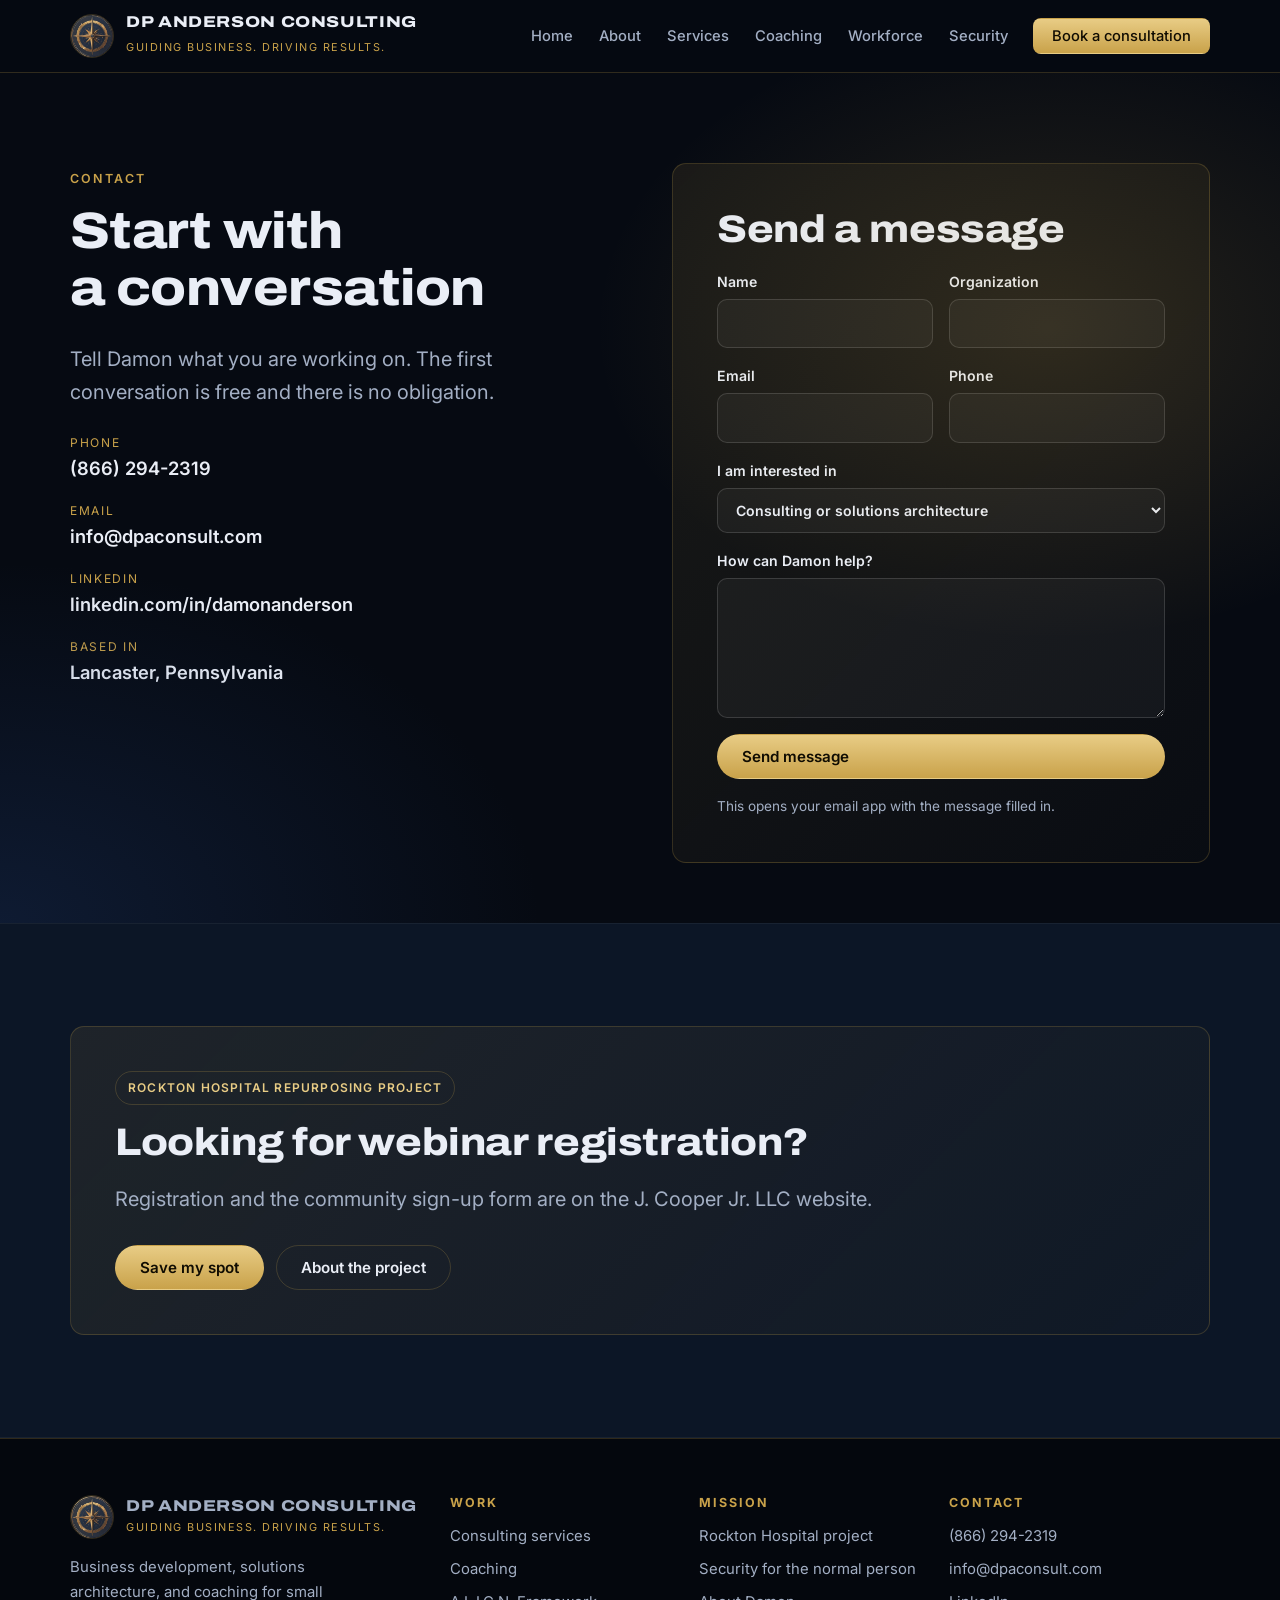
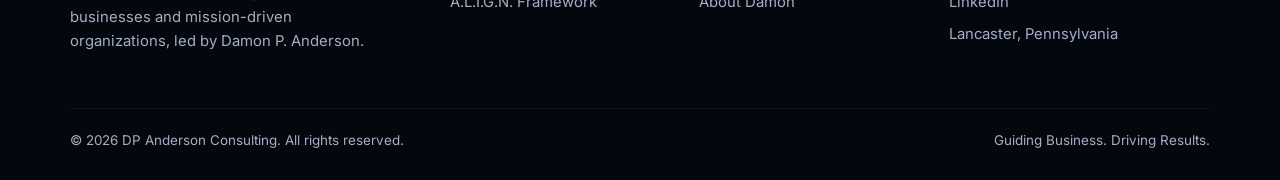
<file: contact.html>
<!doctype html>
<html lang="en">
<head>
<meta charset="utf-8">
<meta name="viewport" content="width=device-width, initial-scale=1">
<title>Contact | DP Anderson Consulting</title>
<meta name="description" content="Contact Damon P. Anderson at DP Anderson Consulting: (866) 294-2319 or info@dpaconsult.com.">
<meta property="og:title" content="Contact | DP Anderson Consulting">
<meta property="og:description" content="Contact Damon P. Anderson at DP Anderson Consulting: (866) 294-2319 or info@dpaconsult.com.">
<meta property="og:image" content="https://dpaconsult.com/assets/img/dpa-logo.jpg">
<meta property="og:type" content="website">
<meta name="theme-color" content="#060a12">
<link rel="icon" href="assets/img/favicon-32.png" sizes="32x32">
<link rel="apple-touch-icon" href="assets/img/favicon-192.png">
<link rel="preconnect" href="https://fonts.googleapis.com">
<link rel="preconnect" href="https://fonts.gstatic.com" crossorigin>
<link href="https://fonts.googleapis.com/css2?family=Archivo:wdth,wght@100..125,600..900&family=Inter:wght@400;500;600;700&display=swap" rel="stylesheet">
<link rel="stylesheet" href="assets/css/styles.css">
</head>
<body>
<a class="skip" href="#main">Skip to content</a>
<header class="site-header">
  <div class="wrap nav-row">
    <a class="brand" href="index.html" aria-label="DP Anderson Consulting home">
      <img src="assets/img/compass-mark.png" alt="" width="44" height="44">
      <span><b>DP Anderson Consulting</b><small>Guiding Business. Driving Results.</small></span>
    </a>
    <button class="nav-toggle" aria-label="Menu" aria-expanded="false" aria-controls="nav"><span></span><span></span><span></span></button>
    <nav class="nav" id="nav" aria-label="Main">
      <a href="index.html">Home</a><a href="about.html">About</a><a href="services.html">Services</a><a href="coaching.html">Coaching</a><a href="workforce.html">Workforce</a><a href="security.html">Security</a>
      <a class="btn" href="contact.html">Book a consultation</a>
    </nav>
  </div>
</header>
<main id="main">
<section class="hero page-hero">
  <div class="wrap split top">
    <div>
      <span class="eyebrow">Contact</span>
      <h1>Start with a conversation</h1>
      <p class="lead">Tell Damon what you are working on. The first conversation is free and there is no obligation.</p>
      <ul class="contact-list">
        <li><span>Phone</span><a href="tel:+18662942319">(866) 294-2319</a></li>
        <li><span>Email</span><a href="mailto:info@dpaconsult.com">info@dpaconsult.com</a></li>
        <li><span>LinkedIn</span><a href="https://www.linkedin.com/in/damonanderson" target="_blank" rel="noopener">linkedin.com/in/damonanderson</a></li>
        <li><span>Based in</span><b>Lancaster, Pennsylvania</b></li>
      </ul>
    </div>
    <div class="callout">
      <h2>Send a message</h2>
      <form data-mailto="info@dpaconsult.com" data-subject="Inquiry from dpaconsult.com">
        <div class="row2">
          <label>Name<input name="Name" autocomplete="name" required></label>
          <label>Organization<input name="Organization" autocomplete="organization"></label>
        </div>
        <div class="row2">
          <label>Email<input name="Email" type="email" autocomplete="email" required></label>
          <label>Phone<input name="Phone" type="tel" autocomplete="tel"></label>
        </div>
        <label>I am interested in
          <select name="Interested in">
            <option>Consulting or solutions architecture</option>
            <option>Coaching</option>
            <option>Rockton Hospital Repurposing Project</option>
            <option>Security products</option>
            <option>Speaking</option>
            <option>Something else</option>
          </select>
        </label>
        <label>How can Damon help?<textarea name="Message" required></textarea></label>
        <button class="btn" type="submit">Send message</button>
        <p class="form-note">This opens your email app with the message filled in.</p>
      </form>
    </div>
  </div>
</section>

<section class="alt">
  <div class="wrap callout reveal">
    <span class="tag">Rockton Hospital Repurposing Project</span>
    <h2>Looking for webinar registration?</h2>
    <p class="lead">Registration and the community sign-up form are on the J. Cooper Jr. LLC website.</p>
    <div class="btn-row"><a class="btn" href="https://www.jcooperjr.com/webinar-registration" target="_blank" rel="noopener">Save my spot</a><a class="btn ghost" href="workforce.html">About the project</a></div>
  </div>
</section>

</main>
<footer class="site-footer">
  <div class="wrap">
    <div class="foot-grid">
      <div>
        <a class="brand" href="index.html"><img src="assets/img/compass-mark.png" alt="" width="44" height="44"><span><b>DP Anderson Consulting</b><small>Guiding Business. Driving Results.</small></span></a>
        <p style="margin-top:16px;max-width:36ch">Business development, solutions architecture, and coaching for small businesses and mission-driven organizations, led by Damon P. Anderson.</p>
      </div>
      <div><h4>Work</h4><ul>
        <li><a href="services.html">Consulting services</a></li>
        <li><a href="coaching.html">Coaching</a></li>
        <li><a href="services.html#align">A.L.I.G.N. Framework</a></li>
      </ul></div>
      <div><h4>Mission</h4><ul>
        <li><a href="workforce.html">Rockton Hospital project</a></li>
        <li><a href="security.html">Security for the normal person</a></li>
        <li><a href="about.html">About Damon</a></li>
      </ul></div>
      <div><h4>Contact</h4><ul>
        <li><a href="tel:+18662942319">(866) 294-2319</a></li>
        <li><a href="mailto:info@dpaconsult.com">info@dpaconsult.com</a></li>
        <li><a href="https://www.linkedin.com/in/damonanderson" target="_blank" rel="noopener">LinkedIn</a></li>
        <li>Lancaster, Pennsylvania</li>
      </ul></div>
    </div>
    <div class="foot-bottom"><span>&copy; <span id="year">2026</span> DP Anderson Consulting. All rights reserved.</span><span>Guiding Business. Driving Results.</span></div>
  </div>
</footer>
<script src="assets/js/site.js" defer></script>
</body>
</html>
</file>
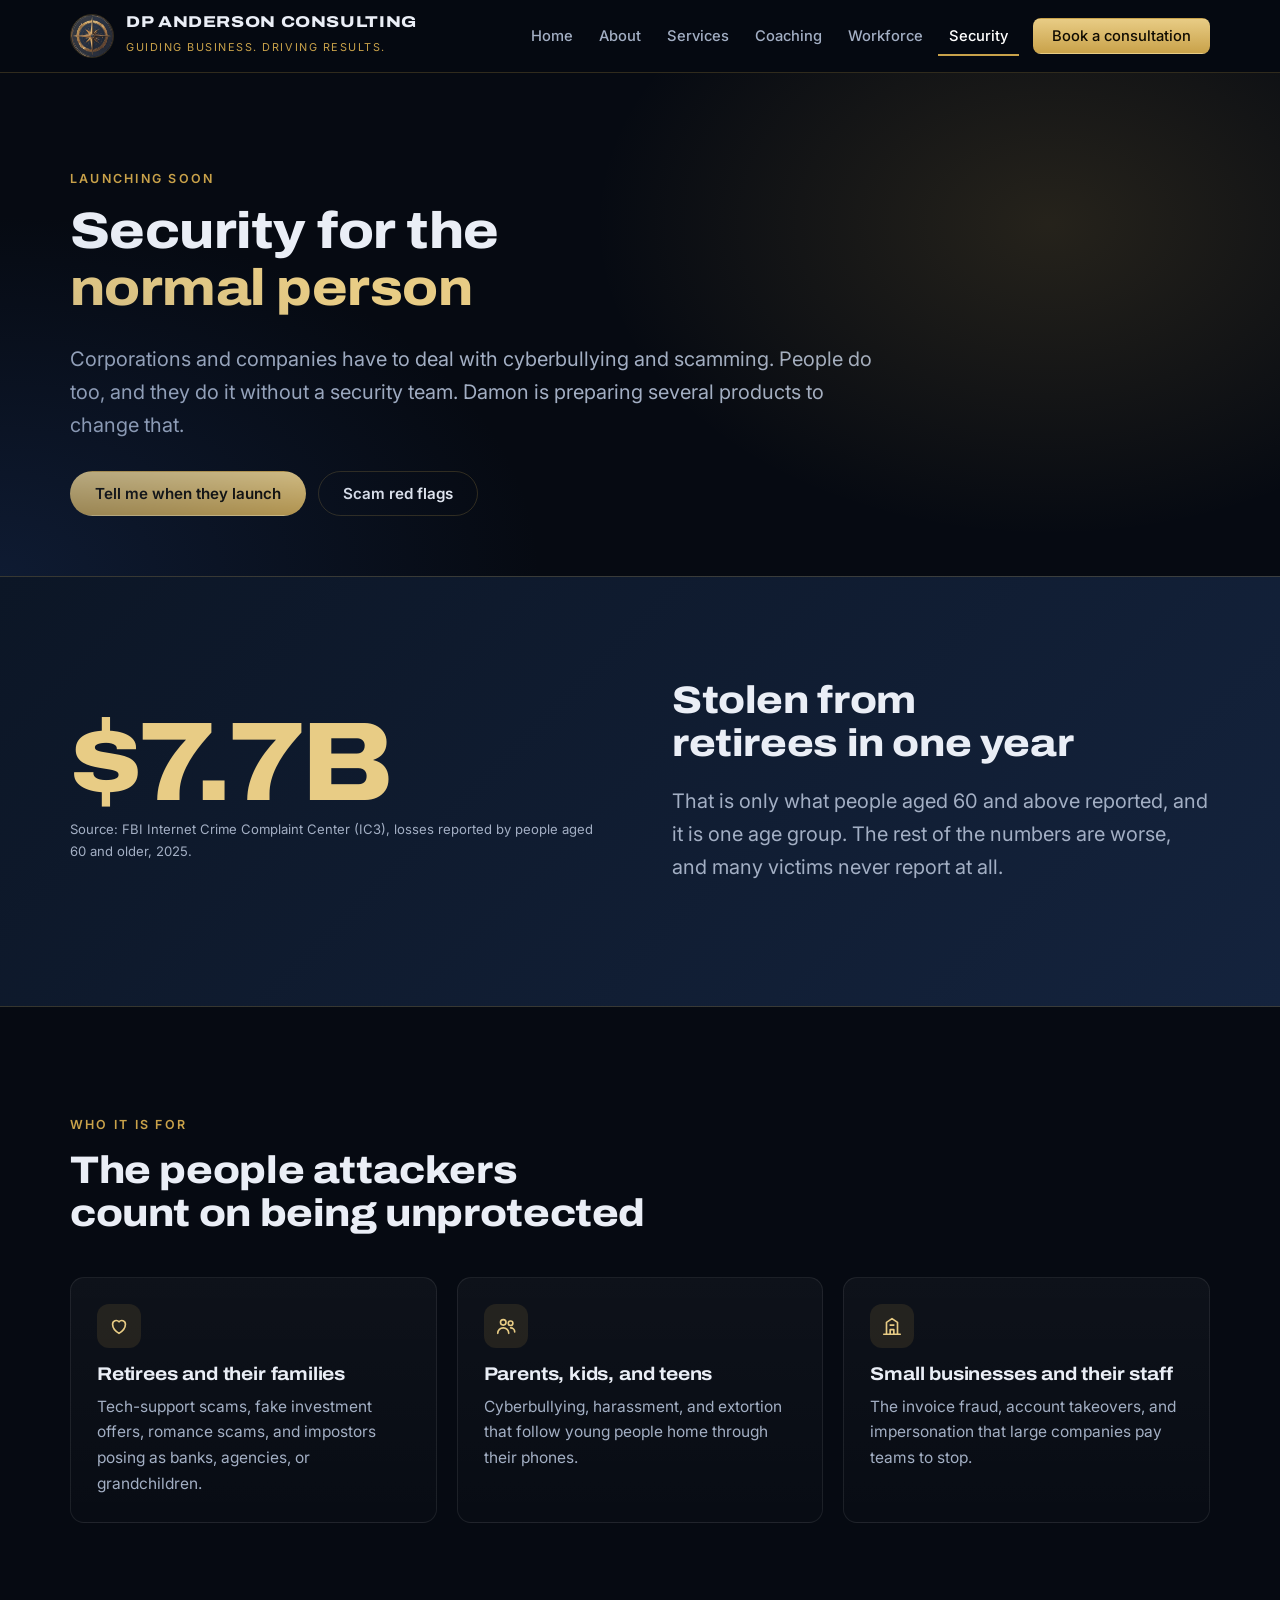
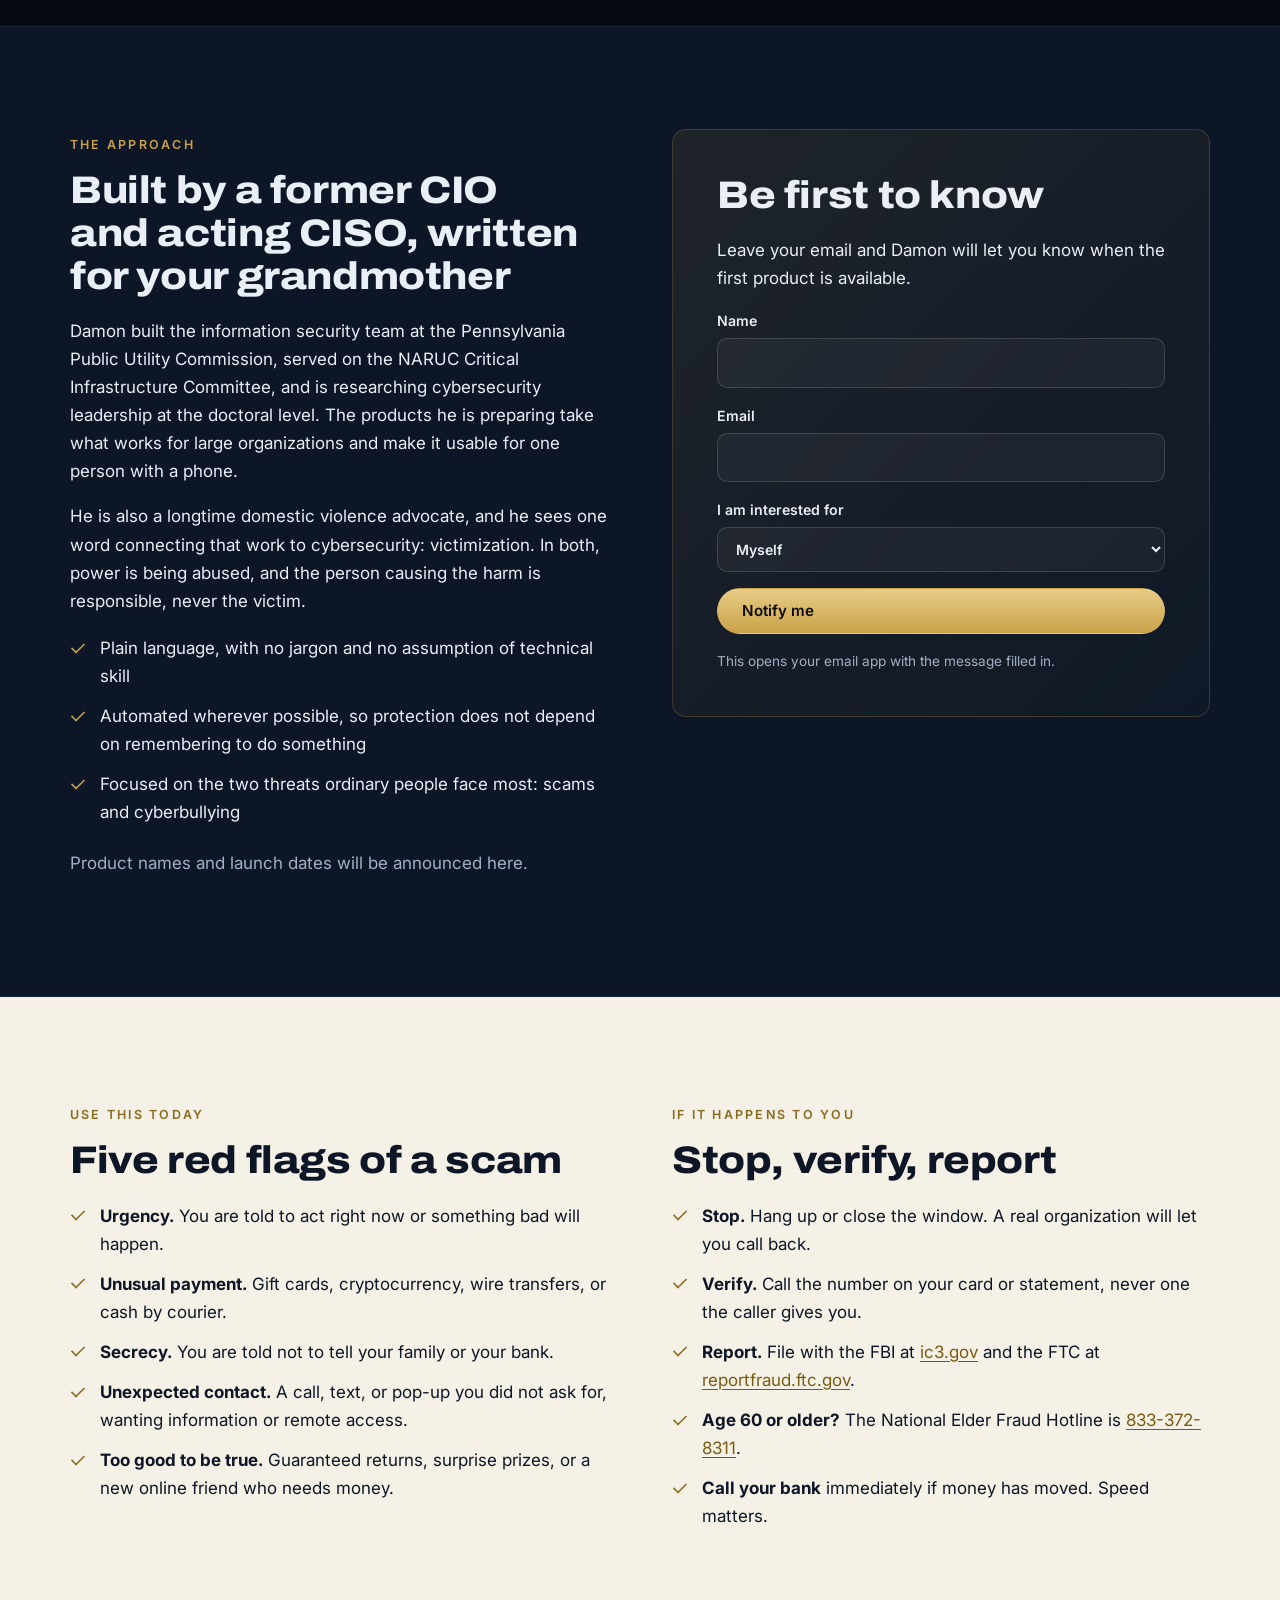
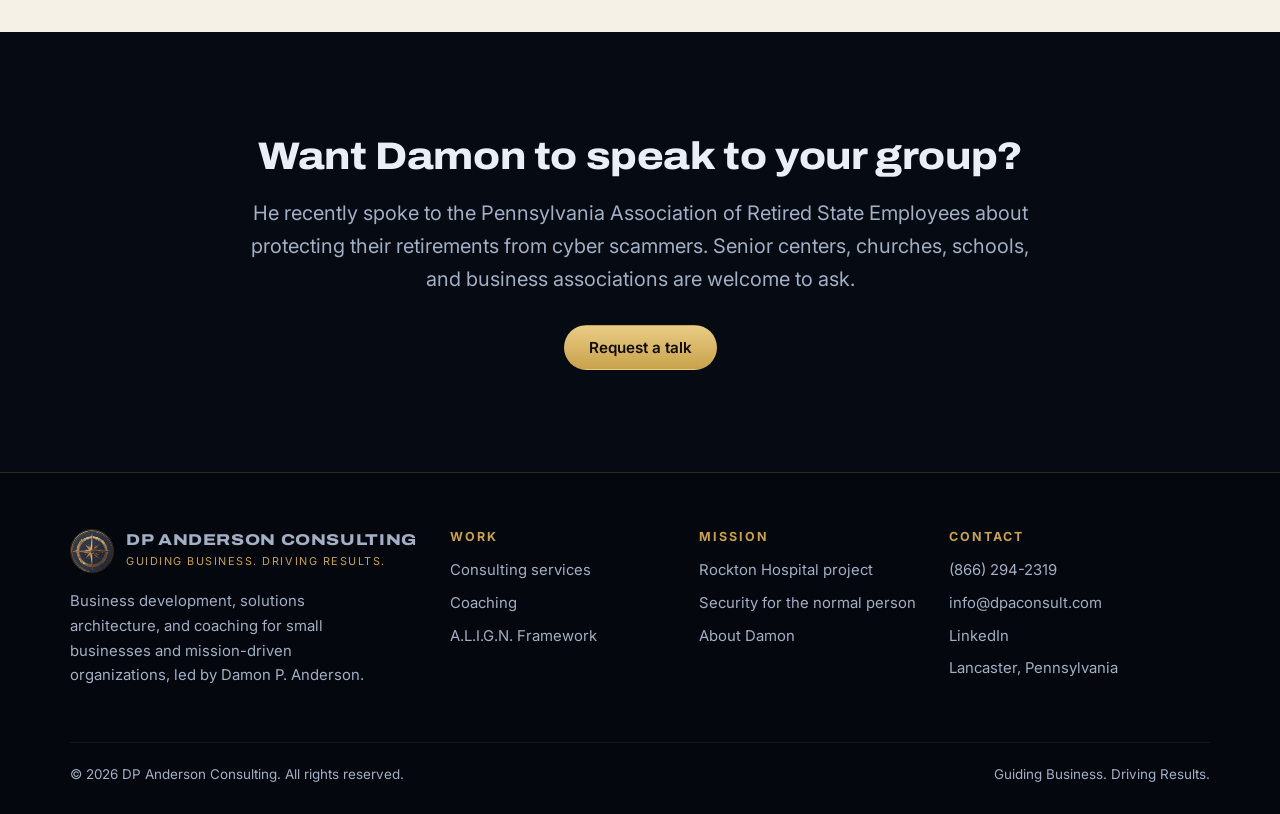
<file: security.html>
<!doctype html>
<html lang="en">
<head>
<meta charset="utf-8">
<meta name="viewport" content="width=device-width, initial-scale=1">
<title>Security for the Normal Person | DP Anderson Consulting</title>
<meta name="description" content="Americans 60 and older reported $7.7 billion stolen in one year. Damon P. Anderson is launching security products to protect everyday people from scams and cyberbullying.">
<meta property="og:title" content="Security for the Normal Person | DP Anderson Consulting">
<meta property="og:description" content="Americans 60 and older reported $7.7 billion stolen in one year. Damon P. Anderson is launching security products to protect everyday people from scams and cyberbullying.">
<meta property="og:image" content="https://dpaconsult.com/assets/img/dpa-logo.jpg">
<meta property="og:type" content="website">
<meta name="theme-color" content="#060a12">
<link rel="icon" href="assets/img/favicon-32.png" sizes="32x32">
<link rel="apple-touch-icon" href="assets/img/favicon-192.png">
<link rel="preconnect" href="https://fonts.googleapis.com">
<link rel="preconnect" href="https://fonts.gstatic.com" crossorigin>
<link href="https://fonts.googleapis.com/css2?family=Archivo:wdth,wght@100..125,600..900&family=Inter:wght@400;500;600;700&display=swap" rel="stylesheet">
<link rel="stylesheet" href="assets/css/styles.css">
</head>
<body>
<a class="skip" href="#main">Skip to content</a>
<header class="site-header">
  <div class="wrap nav-row">
    <a class="brand" href="index.html" aria-label="DP Anderson Consulting home">
      <img src="assets/img/compass-mark.png" alt="" width="44" height="44">
      <span><b>DP Anderson Consulting</b><small>Guiding Business. Driving Results.</small></span>
    </a>
    <button class="nav-toggle" aria-label="Menu" aria-expanded="false" aria-controls="nav"><span></span><span></span><span></span></button>
    <nav class="nav" id="nav" aria-label="Main">
      <a href="index.html">Home</a><a href="about.html">About</a><a href="services.html">Services</a><a href="coaching.html">Coaching</a><a href="workforce.html">Workforce</a><a href="security.html" aria-current="page">Security</a>
      <a class="btn" href="contact.html">Book a consultation</a>
    </nav>
  </div>
</header>
<main id="main">
<section class="hero page-hero">
  <div class="wrap">
    <span class="eyebrow">Launching soon</span>
    <h1>Security for the <span class="gold">normal person</span></h1>
    <p class="lead">Corporations and companies have to deal with cyberbullying and scamming. People do too, and they do it without a security team. Damon is preparing several products to change that.</p>
    <div class="btn-row"><a class="btn" href="#notify">Tell me when they launch</a><a class="btn ghost" href="#redflags">Scam red flags</a></div>
  </div>
</section>

<section class="stat-band">
  <div class="wrap split">
    <div>
      <div class="stat reveal" data-count="7.7" data-prefix="$" data-suffix="B">$7.7B</div>
      <p class="stat-note">Source: FBI Internet Crime Complaint Center (IC3), losses reported by people aged 60 and older, 2025.</p>
    </div>
    <div class="reveal">
      <h2>Stolen from retirees in one year</h2>
      <p class="lead">That is only what people aged 60 and above reported, and it is one age group. The rest of the numbers are worse, and many victims never report at all.</p>
    </div>
  </div>
</section>

<section>
  <div class="wrap">
    <div class="section-head reveal">
      <span class="eyebrow">Who it is for</span>
      <h2>The people attackers count on being unprotected</h2>
    </div>
    <div class="grid g3">
      <article class="card reveal"><div class="icon" aria-hidden="true"><svg viewBox="0 0 24 24"><path d="M12 20s-7-4.400-7-10a4 4 0 017-2.600A4 4 0 0119 10c0 5.600-7 10-7 10z"/></svg></div><h3>Retirees and their families</h3><p>Tech-support scams, fake investment offers, romance scams, and impostors posing as banks, agencies, or grandchildren.</p></article>
      <article class="card reveal"><div class="icon" aria-hidden="true"><svg viewBox="0 0 24 24"><circle cx="9" cy="8" r="3"/><path d="M3 20c0-3.3 2.7-6 6-6s6 2.700 6 6"/><circle cx="17" cy="9" r="2.5"/><path d="M17 14c2.500 0 4.500 2 4.500 4.500"/></svg></div><h3>Parents, kids, and teens</h3><p>Cyberbullying, harassment, and extortion that follow young people home through their phones.</p></article>
      <article class="card reveal"><div class="icon" aria-hidden="true"><svg viewBox="0 0 24 24"><path d="M3 21h18M6 21V8l6-4 6 4v13M10 21v-5h4v5M10 11h4"/></svg></div><h3>Small businesses and their staff</h3><p>The invoice fraud, account takeovers, and impersonation that large companies pay teams to stop.</p></article>
    </div>
  </div>
</section>

<section class="alt">
  <div class="wrap split top">
    <div class="reveal">
      <span class="eyebrow">The approach</span>
      <h2>Built by a former CIO and acting CISO, written for your grandmother</h2>
      <p>Damon built the information security team at the Pennsylvania Public Utility Commission, served on the NARUC Critical Infrastructure Committee, and is researching cybersecurity leadership at the doctoral level. The products he is preparing take what works for large organizations and make it usable for one person with a phone.</p>
      <p>He is also a longtime domestic violence advocate, and he sees one word connecting that work to cybersecurity: victimization. In both, power is being abused, and the person causing the harm is responsible, never the victim.</p>
      <ul class="checks">
        <li>Plain language, with no jargon and no assumption of technical skill</li>
        <li>Automated wherever possible, so protection does not depend on remembering to do something</li>
        <li>Focused on the two threats ordinary people face most: scams and cyberbullying</li>
      </ul>
      <p style="margin-top:1.4rem;color:var(--muted)">Product names and launch dates will be announced here.</p>
    </div>
    <div class="callout reveal" id="notify">
      <h2>Be first to know</h2>
      <p>Leave your email and Damon will let you know when the first product is available.</p>
      <form data-mailto="info@dpaconsult.com" data-subject="Notify me: security products">
        <label>Name<input name="Name" autocomplete="name" required></label>
        <label>Email<input name="Email" type="email" autocomplete="email" required></label>
        <label>I am interested for
          <select name="Interested for"><option>Myself</option><option>A parent or older relative</option><option>My children</option><option>My business</option></select>
        </label>
        <button class="btn" type="submit">Notify me</button>
        <p class="form-note">This opens your email app with the message filled in.</p>
      </form>
    </div>
  </div>
</section>

<section class="cream" id="redflags">
  <div class="wrap split top">
    <div class="reveal">
      <span class="eyebrow">Use this today</span>
      <h2>Five red flags of a scam</h2>
      <ul class="checks">
        <li><strong>Urgency.</strong> You are told to act right now or something bad will happen.</li>
        <li><strong>Unusual payment.</strong> Gift cards, cryptocurrency, wire transfers, or cash by courier.</li>
        <li><strong>Secrecy.</strong> You are told not to tell your family or your bank.</li>
        <li><strong>Unexpected contact.</strong> A call, text, or pop-up you did not ask for, wanting information or remote access.</li>
        <li><strong>Too good to be true.</strong> Guaranteed returns, surprise prizes, or a new online friend who needs money.</li>
      </ul>
    </div>
    <div class="reveal">
      <span class="eyebrow">If it happens to you</span>
      <h2>Stop, verify, report</h2>
      <ul class="checks">
        <li><strong>Stop.</strong> Hang up or close the window. A real organization will let you call back.</li>
        <li><strong>Verify.</strong> Call the number on your card or statement, never one the caller gives you.</li>
        <li><strong>Report.</strong> File with the FBI at <a href="https://www.ic3.gov/" target="_blank" rel="noopener">ic3.gov</a> and the FTC at <a href="https://reportfraud.ftc.gov/" target="_blank" rel="noopener">reportfraud.ftc.gov</a>.</li>
        <li><strong>Age 60 or older?</strong> The National Elder Fraud Hotline is <a href="tel:+18333728311">833-372-8311</a>.</li>
        <li><strong>Call your bank</strong> immediately if money has moved. Speed matters.</li>
      </ul>
    </div>
  </div>
</section>

<section class="cta">
  <div class="wrap reveal">
    <h2>Want Damon to speak to your group?</h2>
    <p class="lead">He recently spoke to the Pennsylvania Association of Retired State Employees about protecting their retirements from cyber scammers. Senior centers, churches, schools, and business associations are welcome to ask.</p>
    <div class="btn-row"><a class="btn" href="contact.html">Request a talk</a></div>
  </div>
</section>

</main>
<footer class="site-footer">
  <div class="wrap">
    <div class="foot-grid">
      <div>
        <a class="brand" href="index.html"><img src="assets/img/compass-mark.png" alt="" width="44" height="44"><span><b>DP Anderson Consulting</b><small>Guiding Business. Driving Results.</small></span></a>
        <p style="margin-top:16px;max-width:36ch">Business development, solutions architecture, and coaching for small businesses and mission-driven organizations, led by Damon P. Anderson.</p>
      </div>
      <div><h4>Work</h4><ul>
        <li><a href="services.html">Consulting services</a></li>
        <li><a href="coaching.html">Coaching</a></li>
        <li><a href="services.html#align">A.L.I.G.N. Framework</a></li>
      </ul></div>
      <div><h4>Mission</h4><ul>
        <li><a href="workforce.html">Rockton Hospital project</a></li>
        <li><a href="security.html">Security for the normal person</a></li>
        <li><a href="about.html">About Damon</a></li>
      </ul></div>
      <div><h4>Contact</h4><ul>
        <li><a href="tel:+18662942319">(866) 294-2319</a></li>
        <li><a href="mailto:info@dpaconsult.com">info@dpaconsult.com</a></li>
        <li><a href="https://www.linkedin.com/in/damonanderson" target="_blank" rel="noopener">LinkedIn</a></li>
        <li>Lancaster, Pennsylvania</li>
      </ul></div>
    </div>
    <div class="foot-bottom"><span>&copy; <span id="year">2026</span> DP Anderson Consulting. All rights reserved.</span><span>Guiding Business. Driving Results.</span></div>
  </div>
</footer>
<script src="assets/js/site.js" defer></script>
</body>
</html>
</file>
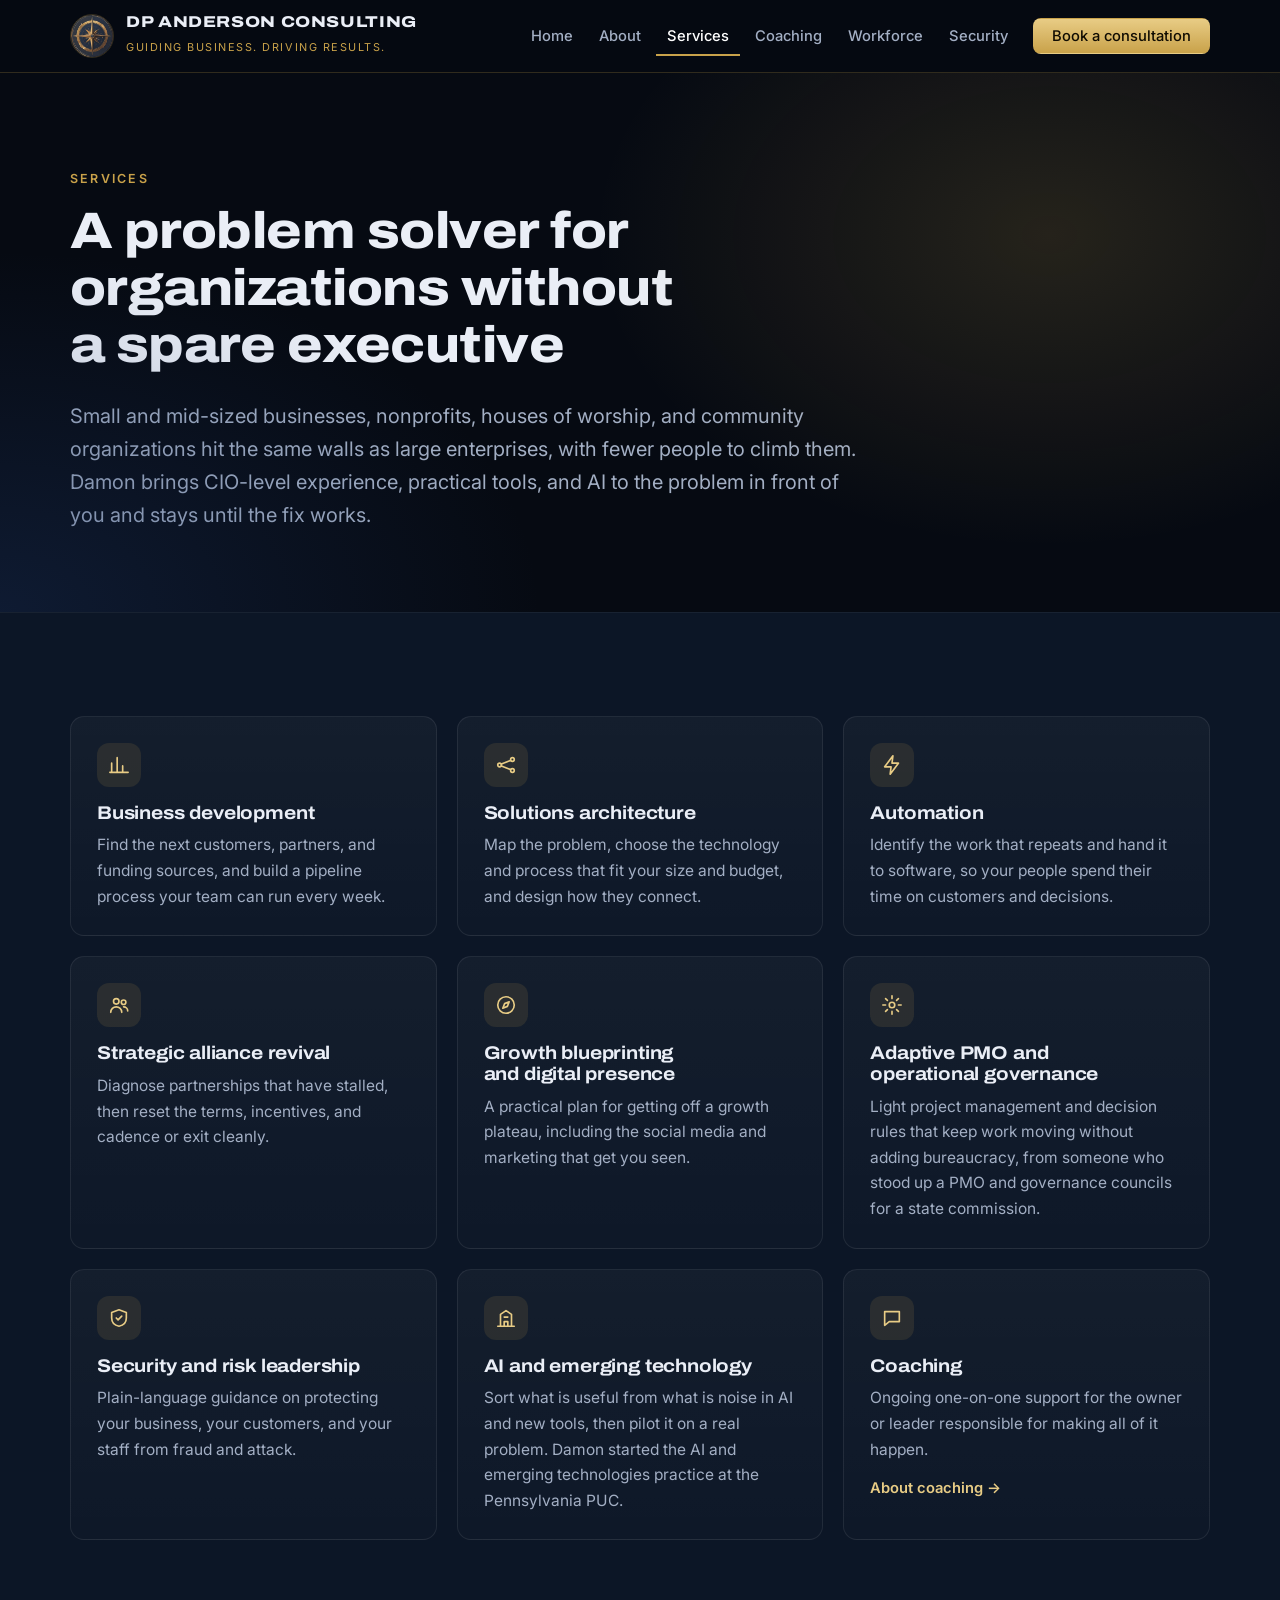
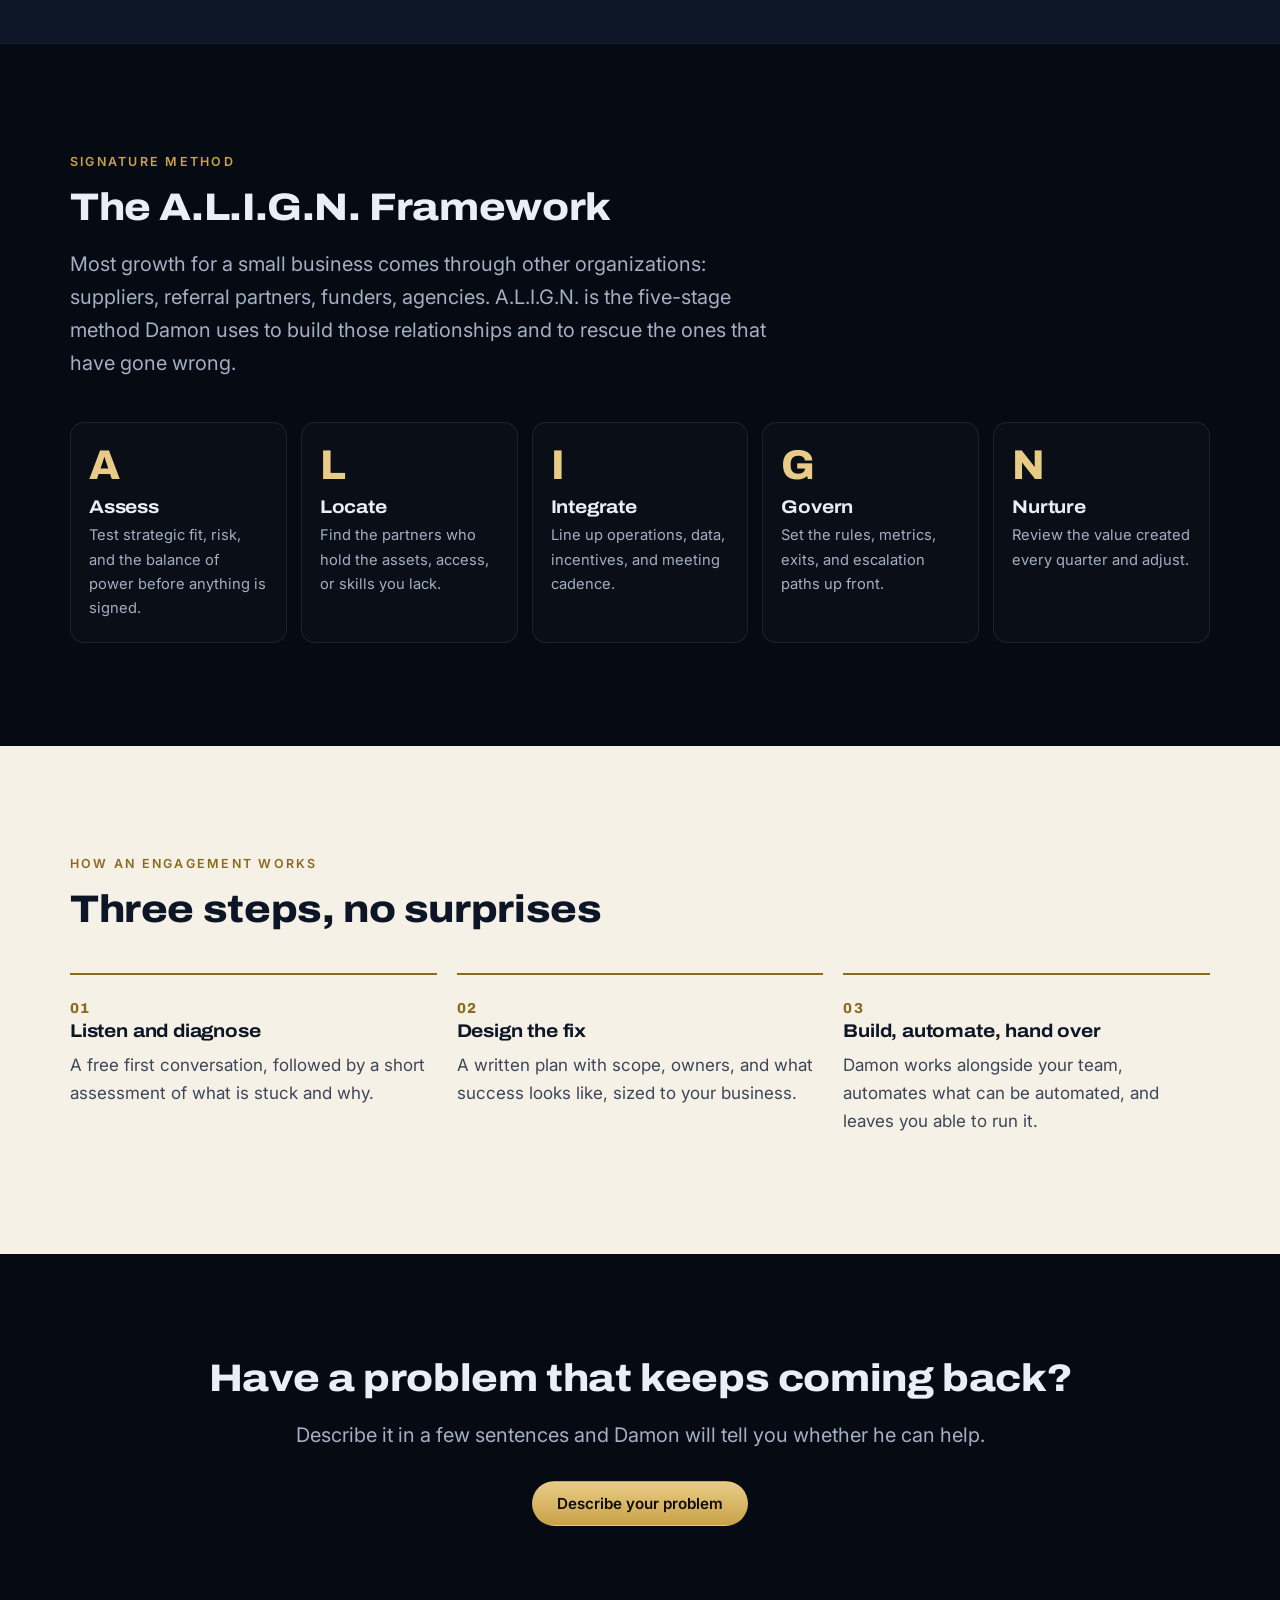
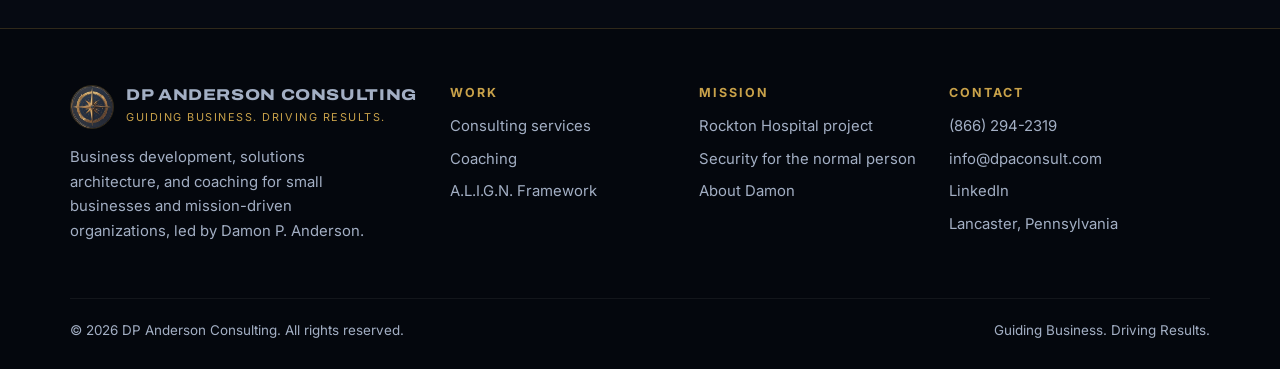
<file: services.html>
<!doctype html>
<html lang="en">
<head>
<meta charset="utf-8">
<meta name="viewport" content="width=device-width, initial-scale=1">
<title>Consulting Services | DP Anderson Consulting</title>
<meta name="description" content="Business development, solutions architecture, alliance strategy, operational governance, and automation for small and mid-sized businesses.">
<meta property="og:title" content="Consulting Services | DP Anderson Consulting">
<meta property="og:description" content="Business development, solutions architecture, alliance strategy, operational governance, and automation for small and mid-sized businesses.">
<meta property="og:image" content="https://dpaconsult.com/assets/img/dpa-logo.jpg">
<meta property="og:type" content="website">
<meta name="theme-color" content="#060a12">
<link rel="icon" href="assets/img/favicon-32.png" sizes="32x32">
<link rel="apple-touch-icon" href="assets/img/favicon-192.png">
<link rel="preconnect" href="https://fonts.googleapis.com">
<link rel="preconnect" href="https://fonts.gstatic.com" crossorigin>
<link href="https://fonts.googleapis.com/css2?family=Archivo:wdth,wght@100..125,600..900&family=Inter:wght@400;500;600;700&display=swap" rel="stylesheet">
<link rel="stylesheet" href="assets/css/styles.css">
</head>
<body>
<a class="skip" href="#main">Skip to content</a>
<header class="site-header">
  <div class="wrap nav-row">
    <a class="brand" href="index.html" aria-label="DP Anderson Consulting home">
      <img src="assets/img/compass-mark.png" alt="" width="44" height="44">
      <span><b>DP Anderson Consulting</b><small>Guiding Business. Driving Results.</small></span>
    </a>
    <button class="nav-toggle" aria-label="Menu" aria-expanded="false" aria-controls="nav"><span></span><span></span><span></span></button>
    <nav class="nav" id="nav" aria-label="Main">
      <a href="index.html">Home</a><a href="about.html">About</a><a href="services.html" aria-current="page">Services</a><a href="coaching.html">Coaching</a><a href="workforce.html">Workforce</a><a href="security.html">Security</a>
      <a class="btn" href="contact.html">Book a consultation</a>
    </nav>
  </div>
</header>
<main id="main">
<section class="hero page-hero">
  <div class="wrap">
    <span class="eyebrow">Services</span>
    <h1>A problem solver for organizations without a spare executive</h1>
    <p class="lead">Small and mid-sized businesses, nonprofits, houses of worship, and community organizations hit the same walls as large enterprises, with fewer people to climb them. Damon brings CIO-level experience, practical tools, and AI to the problem in front of you and stays until the fix works.</p>
  </div>
</section>

<section class="alt">
  <div class="wrap">
    <div class="grid g3">
      <article class="card reveal"><div class="icon" aria-hidden="true"><svg viewBox="0 0 24 24"><path d="M4 20V10M10 20V4M16 20v-7M22 20H2"/></svg></div><h3>Business development</h3><p>Find the next customers, partners, and funding sources, and build a pipeline process your team can run every week.</p></article>
      <article class="card reveal"><div class="icon" aria-hidden="true"><svg viewBox="0 0 24 24"><circle cx="5" cy="12" r="2"/><circle cx="19" cy="6" r="2"/><circle cx="19" cy="18" r="2"/><path d="M7 11l10-4M7 13l10 4"/></svg></div><h3>Solutions architecture</h3><p>Map the problem, choose the technology and process that fit your size and budget, and design how they connect.</p></article>
      <article class="card reveal"><div class="icon" aria-hidden="true"><svg viewBox="0 0 24 24"><path d="M13 2L4 14h7l-1 8 9-12h-7z"/></svg></div><h3>Automation</h3><p>Identify the work that repeats and hand it to software, so your people spend their time on customers and decisions.</p></article>
      <article class="card reveal"><div class="icon" aria-hidden="true"><svg viewBox="0 0 24 24"><circle cx="9" cy="8" r="3"/><path d="M3 20c0-3.3 2.7-6 6-6s6 2.700 6 6"/><circle cx="17" cy="9" r="2.5"/><path d="M17 14c2.500 0 4.500 2 4.500 4.500"/></svg></div><h3>Strategic alliance revival</h3><p>Diagnose partnerships that have stalled, then reset the terms, incentives, and cadence or exit cleanly.</p></article>
      <article class="card reveal"><div class="icon" aria-hidden="true"><svg viewBox="0 0 24 24"><circle cx="12" cy="12" r="9"/><path d="M15.5 8.5l-2 5-5 2 2-5z"/></svg></div><h3>Growth blueprinting and digital presence</h3><p>A practical plan for getting off a growth plateau, including the social media and marketing that get you seen.</p></article>
      <article class="card reveal"><div class="icon" aria-hidden="true"><svg viewBox="0 0 24 24"><circle cx="12" cy="12" r="3"/><path d="M12 2v3M12 19v3M2 12h3M19 12h3M5 5l2 2M17 17l2 2M19 5l-2 2M7 17l-2 2"/></svg></div><h3>Adaptive PMO and operational governance</h3><p>Light project management and decision rules that keep work moving without adding bureaucracy, from someone who stood up a PMO and governance councils for a state commission.</p></article>
      <article class="card reveal"><div class="icon" aria-hidden="true"><svg viewBox="0 0 24 24"><path d="M12 3l8 3v6c0 4.500-3.200 8-8 9-4.800-1-8-4.500-8-9V6z"/><path d="M9 12l2 2 4-4"/></svg></div><h3>Security and risk leadership</h3><p>Plain-language guidance on protecting your business, your customers, and your staff from fraud and attack.</p></article>
      <article class="card reveal"><div class="icon" aria-hidden="true"><svg viewBox="0 0 24 24"><path d="M3 21h18M6 21V8l6-4 6 4v13M10 21v-5h4v5M10 11h4"/></svg></div><h3>AI and emerging technology</h3><p>Sort what is useful from what is noise in AI and new tools, then pilot it on a real problem. Damon started the AI and emerging technologies practice at the Pennsylvania PUC.</p></article>
      <article class="card reveal"><div class="icon" aria-hidden="true"><svg viewBox="0 0 24 24"><path d="M4 5h16v11H9l-5 4z"/></svg></div><h3>Coaching</h3><p>Ongoing one-on-one support for the owner or leader responsible for making all of it happen.</p><a class="more" href="coaching.html">About coaching &rarr;</a></article>
    </div>
  </div>
</section>

<section id="align">
  <div class="wrap">
    <div class="section-head reveal">
      <span class="eyebrow">Signature method</span>
      <h2>The A.L.I.G.N. Framework</h2>
      <p class="lead">Most growth for a small business comes through other organizations: suppliers, referral partners, funders, agencies. A.L.I.G.N. is the five-stage method Damon uses to build those relationships and to rescue the ones that have gone wrong.</p>
    </div>
    <div class="align">
  <div class="reveal"><b>A</b><h3>Assess</h3><p>Test strategic fit, risk, and the balance of power before anything is signed.</p></div>
  <div class="reveal"><b>L</b><h3>Locate</h3><p>Find the partners who hold the assets, access, or skills you lack.</p></div>
  <div class="reveal"><b>I</b><h3>Integrate</h3><p>Line up operations, data, incentives, and meeting cadence.</p></div>
  <div class="reveal"><b>G</b><h3>Govern</h3><p>Set the rules, metrics, exits, and escalation paths up front.</p></div>
  <div class="reveal"><b>N</b><h3>Nurture</h3><p>Review the value created every quarter and adjust.</p></div>
</div>
  </div>
</section>

<section class="cream">
  <div class="wrap">
    <div class="section-head reveal">
      <span class="eyebrow">How an engagement works</span>
      <h2>Three steps, no surprises</h2>
    </div>
    <div class="steps">
      <div class="reveal"><h3>Listen and diagnose</h3><p>A free first conversation, followed by a short assessment of what is stuck and why.</p></div>
      <div class="reveal"><h3>Design the fix</h3><p>A written plan with scope, owners, and what success looks like, sized to your business.</p></div>
      <div class="reveal"><h3>Build, automate, hand over</h3><p>Damon works alongside your team, automates what can be automated, and leaves you able to run it.</p></div>
    </div>
  </div>
</section>

<section class="cta">
  <div class="wrap reveal">
    <h2>Have a problem that keeps coming back?</h2>
    <p class="lead">Describe it in a few sentences and Damon will tell you whether he can help.</p>
    <div class="btn-row"><a class="btn" href="contact.html">Describe your problem</a></div>
  </div>
</section>

</main>
<footer class="site-footer">
  <div class="wrap">
    <div class="foot-grid">
      <div>
        <a class="brand" href="index.html"><img src="assets/img/compass-mark.png" alt="" width="44" height="44"><span><b>DP Anderson Consulting</b><small>Guiding Business. Driving Results.</small></span></a>
        <p style="margin-top:16px;max-width:36ch">Business development, solutions architecture, and coaching for small businesses and mission-driven organizations, led by Damon P. Anderson.</p>
      </div>
      <div><h4>Work</h4><ul>
        <li><a href="services.html">Consulting services</a></li>
        <li><a href="coaching.html">Coaching</a></li>
        <li><a href="services.html#align">A.L.I.G.N. Framework</a></li>
      </ul></div>
      <div><h4>Mission</h4><ul>
        <li><a href="workforce.html">Rockton Hospital project</a></li>
        <li><a href="security.html">Security for the normal person</a></li>
        <li><a href="about.html">About Damon</a></li>
      </ul></div>
      <div><h4>Contact</h4><ul>
        <li><a href="tel:+18662942319">(866) 294-2319</a></li>
        <li><a href="mailto:info@dpaconsult.com">info@dpaconsult.com</a></li>
        <li><a href="https://www.linkedin.com/in/damonanderson" target="_blank" rel="noopener">LinkedIn</a></li>
        <li>Lancaster, Pennsylvania</li>
      </ul></div>
    </div>
    <div class="foot-bottom"><span>&copy; <span id="year">2026</span> DP Anderson Consulting. All rights reserved.</span><span>Guiding Business. Driving Results.</span></div>
  </div>
</footer>
<script src="assets/js/site.js" defer></script>
</body>
</html>
</file>
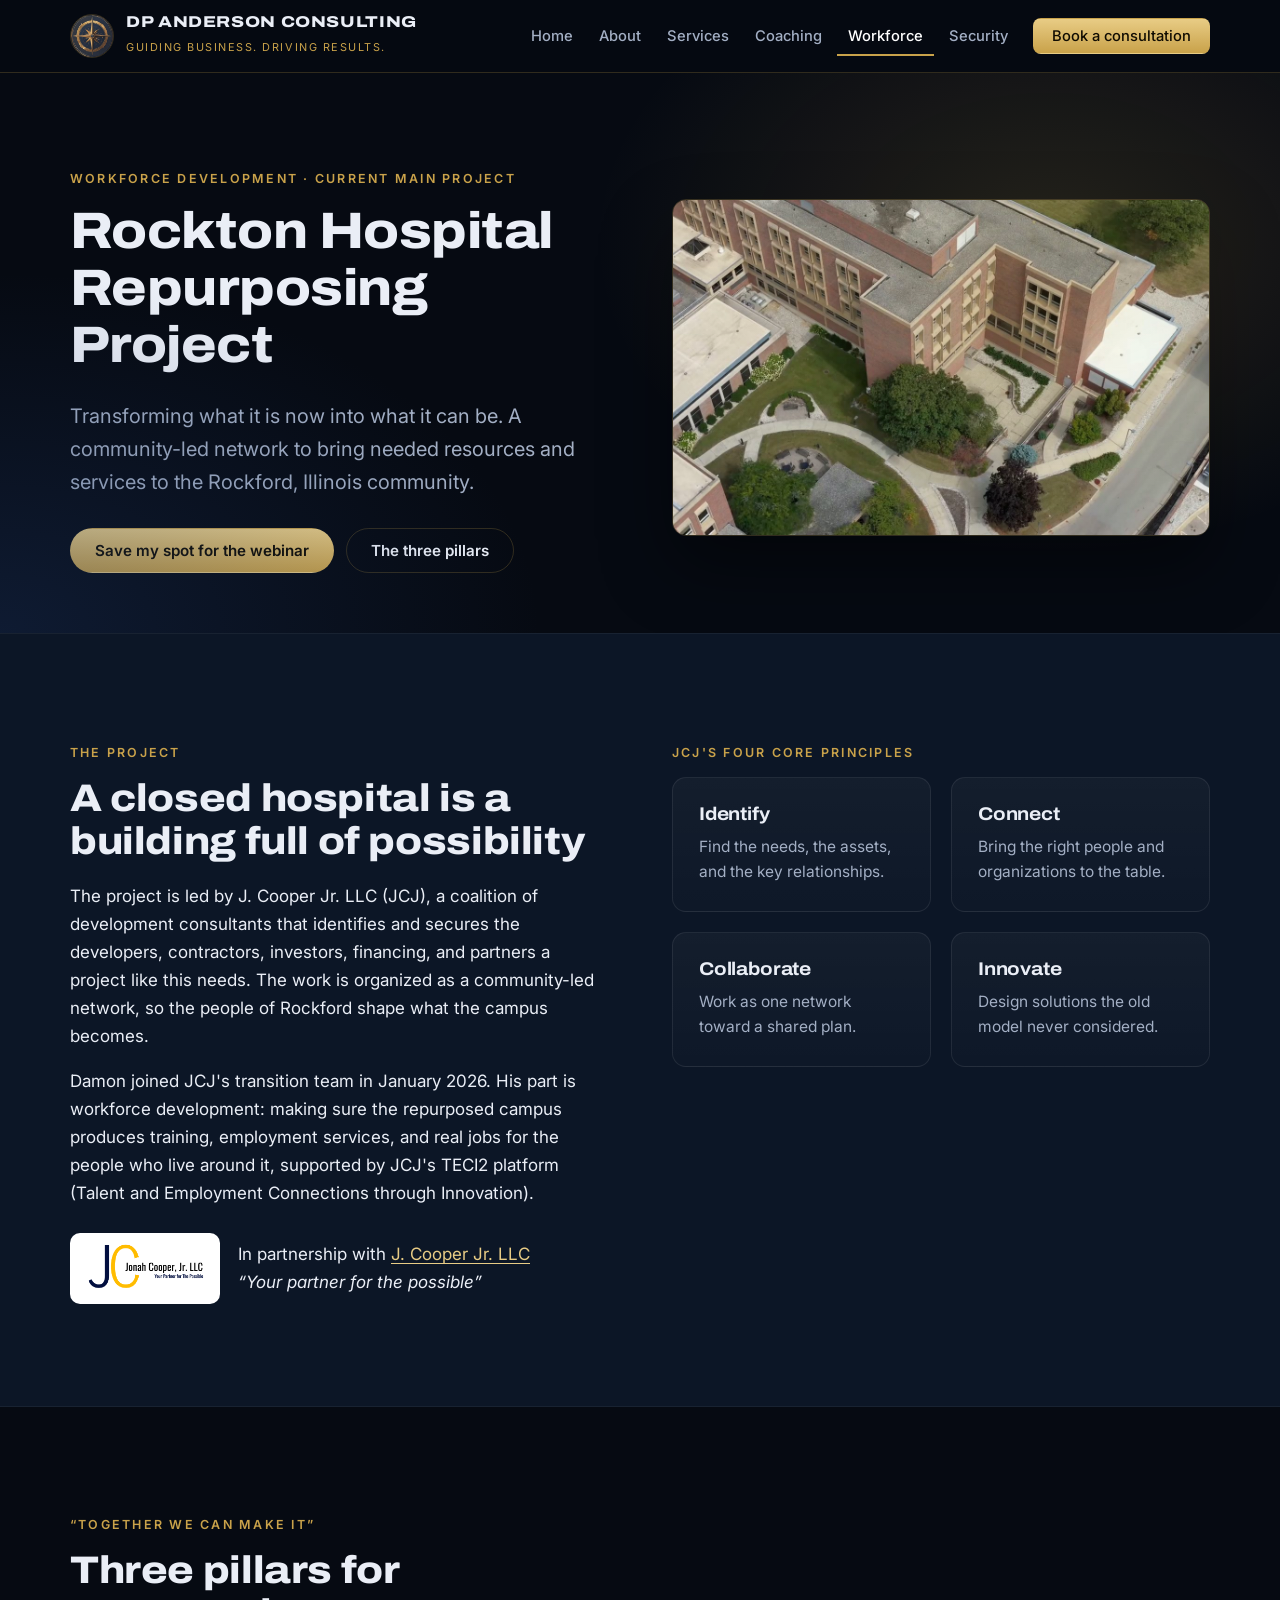
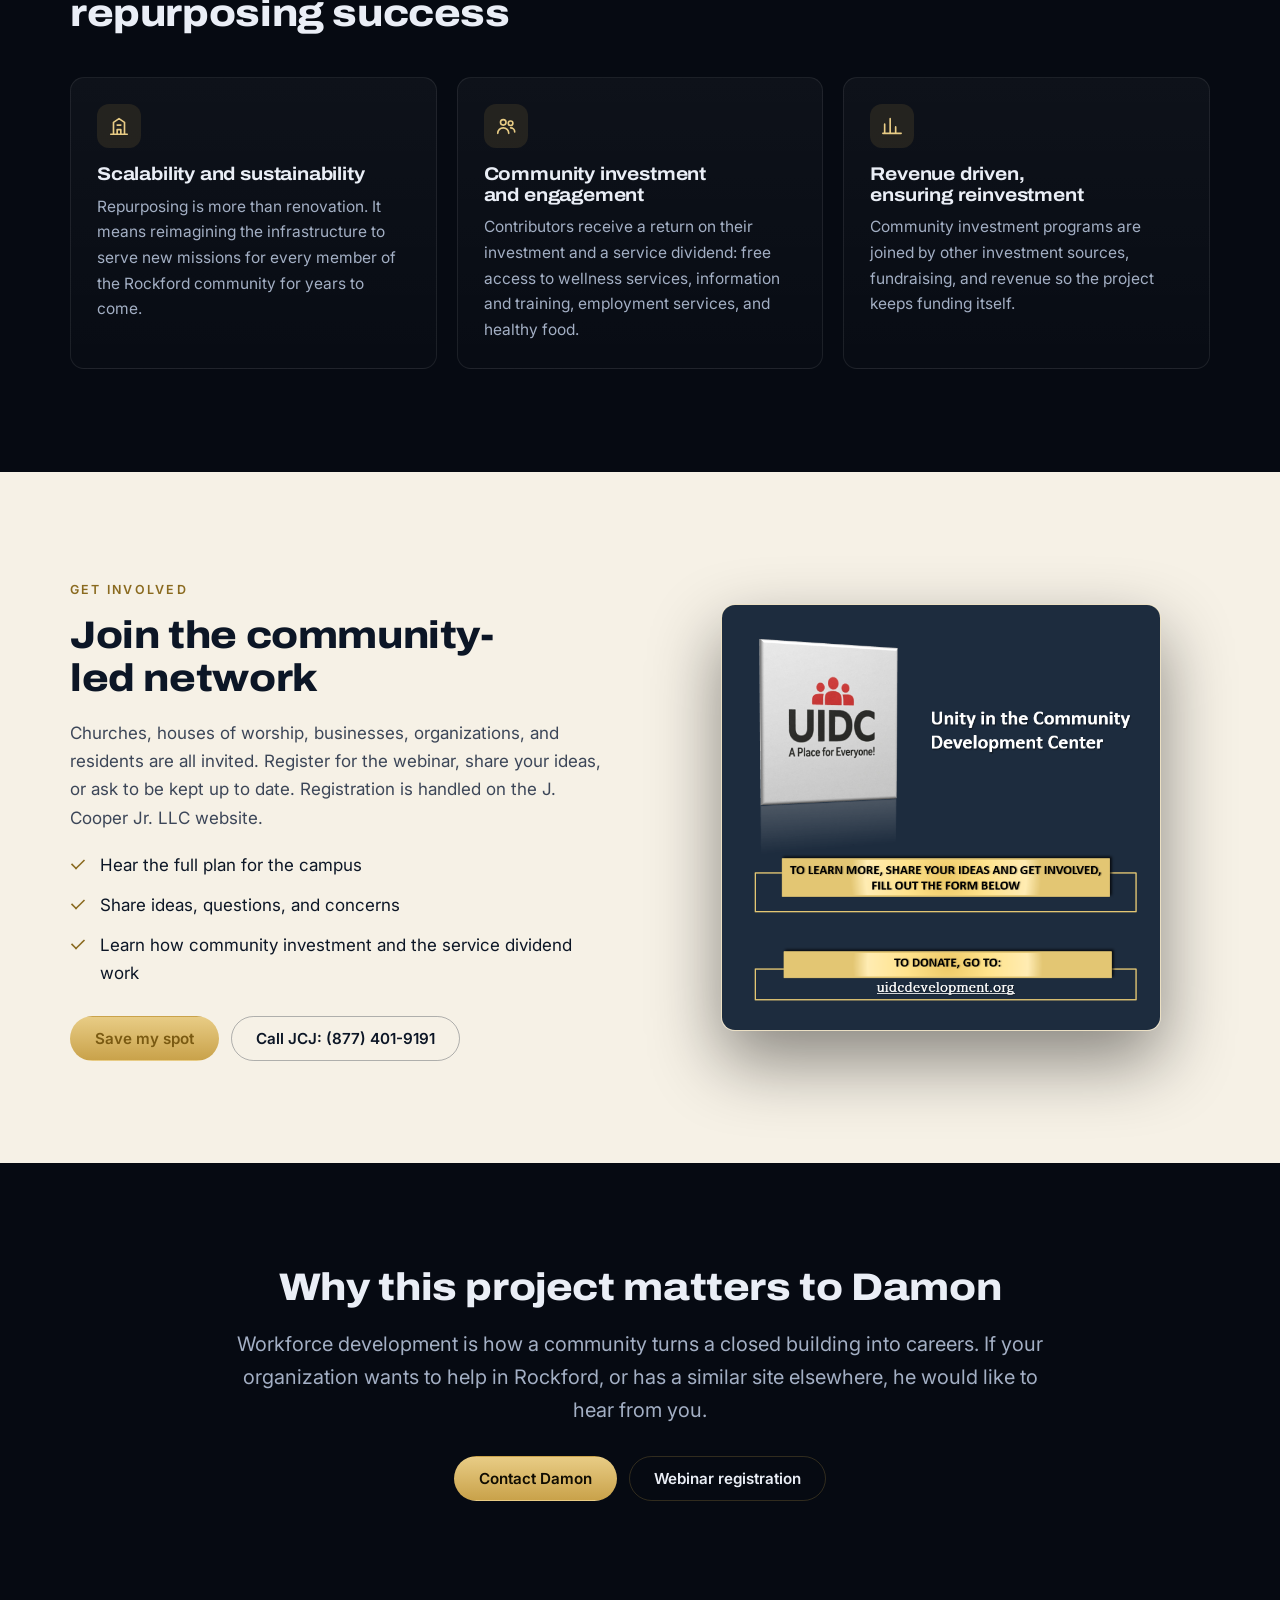
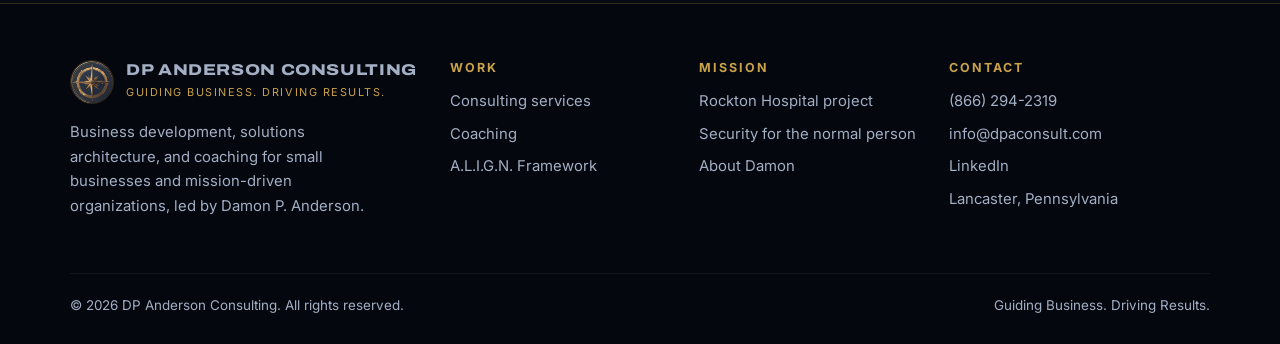
<file: workforce.html>
<!doctype html>
<html lang="en">
<head>
<meta charset="utf-8">
<meta name="viewport" content="width=device-width, initial-scale=1">
<title>Rockton Hospital Repurposing Project | DP Anderson Consulting</title>
<meta name="description" content="Damon P. Anderson leads workforce development for the Rockton Hospital Repurposing Project in Rockford, Illinois, with J. Cooper Jr. LLC. Register for the webinar.">
<meta property="og:title" content="Rockton Hospital Repurposing Project | DP Anderson Consulting">
<meta property="og:description" content="Damon P. Anderson leads workforce development for the Rockton Hospital Repurposing Project in Rockford, Illinois, with J. Cooper Jr. LLC. Register for the webinar.">
<meta property="og:image" content="https://dpaconsult.com/assets/img/dpa-logo.jpg">
<meta property="og:type" content="website">
<meta name="theme-color" content="#060a12">
<link rel="icon" href="assets/img/favicon-32.png" sizes="32x32">
<link rel="apple-touch-icon" href="assets/img/favicon-192.png">
<link rel="preconnect" href="https://fonts.googleapis.com">
<link rel="preconnect" href="https://fonts.gstatic.com" crossorigin>
<link href="https://fonts.googleapis.com/css2?family=Archivo:wdth,wght@100..125,600..900&family=Inter:wght@400;500;600;700&display=swap" rel="stylesheet">
<link rel="stylesheet" href="assets/css/styles.css">
</head>
<body>
<a class="skip" href="#main">Skip to content</a>
<header class="site-header">
  <div class="wrap nav-row">
    <a class="brand" href="index.html" aria-label="DP Anderson Consulting home">
      <img src="assets/img/compass-mark.png" alt="" width="44" height="44">
      <span><b>DP Anderson Consulting</b><small>Guiding Business. Driving Results.</small></span>
    </a>
    <button class="nav-toggle" aria-label="Menu" aria-expanded="false" aria-controls="nav"><span></span><span></span><span></span></button>
    <nav class="nav" id="nav" aria-label="Main">
      <a href="index.html">Home</a><a href="about.html">About</a><a href="services.html">Services</a><a href="coaching.html">Coaching</a><a href="workforce.html" aria-current="page">Workforce</a><a href="security.html">Security</a>
      <a class="btn" href="contact.html">Book a consultation</a>
    </nav>
  </div>
</header>
<main id="main">
<section class="hero page-hero">
  <div class="wrap split">
    <div>
      <span class="eyebrow">Workforce development &middot; Current main project</span>
      <h1>Rockton Hospital Repurposing Project</h1>
      <p class="lead">Transforming what it is now into what it can be. A community-led network to bring needed resources and services to the Rockford, Illinois community.</p>
      <div class="btn-row">
        <a class="btn" href="https://www.jcooperjr.com/webinar-registration" target="_blank" rel="noopener">Save my spot for the webinar</a>
        <a class="btn ghost" href="#pillars">The three pillars</a>
      </div>
    </div>
    <div class="photo"><img src="assets/img/rockton-aerial.jpg" alt="Aerial view of the former hospital campus in Rockford, Illinois" width="1280" height="720"></div>
  </div>
</section>

<section class="alt">
  <div class="wrap split top">
    <div class="reveal">
      <span class="eyebrow">The project</span>
      <h2>A closed hospital is a building full of possibility</h2>
      <p>The project is led by J. Cooper Jr. LLC (JCJ), a coalition of development consultants that identifies and secures the developers, contractors, investors, financing, and partners a project like this needs. The work is organized as a community-led network, so the people of Rockford shape what the campus becomes.</p>
      <p>Damon joined JCJ's transition team in January 2026. His part is workforce development: making sure the repurposed campus produces training, employment services, and real jobs for the people who live around it, supported by JCJ's TECI2 platform (Talent and Employment Connections through Innovation).</p>
      <div class="partner" style="margin-top:1.6rem">
        <img src="assets/img/jcj-logo.png" alt="J. Cooper Jr. LLC logo" width="479" height="207" loading="lazy">
        <span>In partnership with <a href="https://www.jcooperjr.com/" target="_blank" rel="noopener">J. Cooper Jr. LLC</a><br><em>&ldquo;Your partner for the possible&rdquo;</em></span>
      </div>
    </div>
    <div class="reveal">
      <span class="eyebrow">JCJ's four core principles</span>
      <div class="grid g2">
        <div class="card"><h3>Identify</h3><p>Find the needs, the assets, and the key relationships.</p></div>
        <div class="card"><h3>Connect</h3><p>Bring the right people and organizations to the table.</p></div>
        <div class="card"><h3>Collaborate</h3><p>Work as one network toward a shared plan.</p></div>
        <div class="card"><h3>Innovate</h3><p>Design solutions the old model never considered.</p></div>
      </div>
    </div>
  </div>
</section>

<section id="pillars">
  <div class="wrap">
    <div class="section-head reveal">
      <span class="eyebrow">&ldquo;Together we can make it&rdquo;</span>
      <h2>Three pillars for repurposing success</h2>
    </div>
    <div class="grid g3">
      <article class="card reveal"><div class="icon" aria-hidden="true"><svg viewBox="0 0 24 24"><path d="M3 21h18M6 21V8l6-4 6 4v13M10 21v-5h4v5M10 11h4"/></svg></div><h3>Scalability and sustainability</h3><p>Repurposing is more than renovation. It means reimagining the infrastructure to serve new missions for every member of the Rockford community for years to come.</p></article>
      <article class="card reveal"><div class="icon" aria-hidden="true"><svg viewBox="0 0 24 24"><circle cx="9" cy="8" r="3"/><path d="M3 20c0-3.3 2.7-6 6-6s6 2.700 6 6"/><circle cx="17" cy="9" r="2.5"/><path d="M17 14c2.500 0 4.500 2 4.500 4.500"/></svg></div><h3>Community investment and engagement</h3><p>Contributors receive a return on their investment and a service dividend: free access to wellness services, information and training, employment services, and healthy food.</p></article>
      <article class="card reveal"><div class="icon" aria-hidden="true"><svg viewBox="0 0 24 24"><path d="M4 20V10M10 20V4M16 20v-7M22 20H2"/></svg></div><h3>Revenue driven, ensuring reinvestment</h3><p>Community investment programs are joined by other investment sources, fundraising, and revenue so the project keeps funding itself.</p></article>
    </div>
  </div>
</section>

<section class="cream">
  <div class="wrap split">
    <div class="reveal">
      <span class="eyebrow">Get involved</span>
      <h2>Join the community-led network</h2>
      <p>Churches, houses of worship, businesses, organizations, and residents are all invited. Register for the webinar, share your ideas, or ask to be kept up to date. Registration is handled on the J. Cooper Jr. LLC website.</p>
      <ul class="checks">
        <li>Hear the full plan for the campus</li>
        <li>Share ideas, questions, and concerns</li>
        <li>Learn how community investment and the service dividend work</li>
      </ul>
      <div class="btn-row">
        <a class="btn" href="https://www.jcooperjr.com/webinar-registration" target="_blank" rel="noopener">Save my spot</a>
        <a class="btn ghost" href="tel:+18774019191">Call JCJ: (877) 401-9191</a>
      </div>
    </div>
    <a class="photo reveal" href="http://uidcdevelopment.org" target="_blank" rel="noopener" style="max-width:440px;margin-inline:auto">
      <img src="assets/img/rockton-presentation.png" alt="Unity in the Community Development Center: view the presentation and donate at uidcdevelopment.org" width="712" height="690" style="aspect-ratio:auto" loading="lazy">
    </a>
  </div>
</section>

<section class="cta">
  <div class="wrap reveal">
    <h2>Why this project matters to Damon</h2>
    <p class="lead">Workforce development is how a community turns a closed building into careers. If your organization wants to help in Rockford, or has a similar site elsewhere, he would like to hear from you.</p>
    <div class="btn-row"><a class="btn" href="contact.html">Contact Damon</a><a class="btn ghost" href="https://www.jcooperjr.com/webinar-registration">Webinar registration</a></div>
  </div>
</section>

</main>
<footer class="site-footer">
  <div class="wrap">
    <div class="foot-grid">
      <div>
        <a class="brand" href="index.html"><img src="assets/img/compass-mark.png" alt="" width="44" height="44"><span><b>DP Anderson Consulting</b><small>Guiding Business. Driving Results.</small></span></a>
        <p style="margin-top:16px;max-width:36ch">Business development, solutions architecture, and coaching for small businesses and mission-driven organizations, led by Damon P. Anderson.</p>
      </div>
      <div><h4>Work</h4><ul>
        <li><a href="services.html">Consulting services</a></li>
        <li><a href="coaching.html">Coaching</a></li>
        <li><a href="services.html#align">A.L.I.G.N. Framework</a></li>
      </ul></div>
      <div><h4>Mission</h4><ul>
        <li><a href="workforce.html">Rockton Hospital project</a></li>
        <li><a href="security.html">Security for the normal person</a></li>
        <li><a href="about.html">About Damon</a></li>
      </ul></div>
      <div><h4>Contact</h4><ul>
        <li><a href="tel:+18662942319">(866) 294-2319</a></li>
        <li><a href="mailto:info@dpaconsult.com">info@dpaconsult.com</a></li>
        <li><a href="https://www.linkedin.com/in/damonanderson" target="_blank" rel="noopener">LinkedIn</a></li>
        <li>Lancaster, Pennsylvania</li>
      </ul></div>
    </div>
    <div class="foot-bottom"><span>&copy; <span id="year">2026</span> DP Anderson Consulting. All rights reserved.</span><span>Guiding Business. Driving Results.</span></div>
  </div>
</footer>
<script src="assets/js/site.js" defer></script>
</body>
</html>
</file>
<file: assets/css/styles.css>
/* DP Anderson Consulting — black/navy + gold compass */
:root {
  --bg: #060a12;
  --navy: #0c1626;
  --panel: #111e33;
  --line: rgba(201, 162, 74, 0.22);
  --gold: #c9a24a;
  --gold-2: #e8cc85;
  --text: #eaeef6;
  --muted: #a3afc4;
  --cream: #f6f1e6;
  --ink: #0c1626;
  --radius: 14px;
  --wrap: 1140px;
  --display: "Archivo", "Arial Black", system-ui, sans-serif;
  --body: "Inter", system-ui, -apple-system, "Segoe UI", sans-serif;
}

*, *::before, *::after { box-sizing: border-box; }
html { scroll-behavior: smooth; -webkit-text-size-adjust: 100%; }
body {
  margin: 0;
  background: var(--bg);
  color: var(--text);
  font: 400 17px/1.65 var(--body);
  -webkit-font-smoothing: antialiased;
}
img { max-width: 100%; height: auto; display: block; }
a { color: var(--gold-2); text-underline-offset: 3px; }
a:hover { color: #fff; }
:focus-visible { outline: 2px solid var(--gold-2); outline-offset: 3px; border-radius: 4px; }

h1, h2, h3 { font-family: var(--display); font-stretch: 112%; line-height: 1.12; margin: 0 0 0.5em; letter-spacing: -0.01em; text-wrap: balance; }
h1 { font-size: clamp(2.2rem, 5.2vw, 3.9rem); font-weight: 800; }
h2 { font-size: clamp(1.6rem, 3.2vw, 2.4rem); font-weight: 800; }
h3 { font-size: 1.15rem; font-weight: 700; }
p { margin: 0 0 1em; }
.lead { font-size: clamp(1.05rem, 1.6vw, 1.25rem); color: var(--muted); max-width: 62ch; }
.gold { color: var(--gold-2); }
.eyebrow {
  display: inline-block; font: 600 0.78rem/1 var(--body); letter-spacing: 0.18em;
  text-transform: uppercase; color: var(--gold); margin-bottom: 1.1rem;
}

.wrap { width: min(var(--wrap), 100% - 40px); margin-inline: auto; }
section { padding: clamp(56px, 8vw, 104px) 0; }
.section-head { max-width: 720px; margin-bottom: 2.6rem; }
.alt { background: var(--navy); border-block: 1px solid rgba(255, 255, 255, 0.05); }
.cream { background: var(--cream); color: var(--ink); }
.cream .lead, .cream p { color: #3c4658; }
.cream .eyebrow { color: #8a6a1f; }
.cream a { color: #7a5a12; }

.skip { position: absolute; left: -999px; top: 0; background: var(--gold); color: #000; padding: 10px 16px; z-index: 100; }
.skip:focus { left: 12px; top: 12px; }

/* Header */
.site-header {
  position: sticky; top: 0; z-index: 50;
  background: rgba(6, 10, 18, 0.86); backdrop-filter: blur(12px);
  border-bottom: 1px solid var(--line);
}
.nav-row { display: flex; align-items: center; justify-content: space-between; gap: 20px; min-height: 72px; }
.brand { display: flex; align-items: center; gap: 12px; text-decoration: none; color: var(--text); }
.brand img { width: 44px; height: 44px; border-radius: 50%; object-fit: cover; border: 1px solid var(--line); }
.brand b { font: 800 0.98rem/1.1 var(--display); font-stretch: 120%; letter-spacing: 0.04em; text-transform: uppercase; display: block; }
.brand small { font-size: 0.68rem; letter-spacing: 0.14em; text-transform: uppercase; color: var(--gold); }
.nav { display: flex; align-items: center; gap: 4px; }
.nav a { color: var(--muted); text-decoration: none; font-size: 0.92rem; font-weight: 500; padding: 8px 11px; border-radius: 8px; }
.nav a:hover, .nav a[aria-current="page"] { color: #fff; }
.nav a[aria-current="page"] { box-shadow: inset 0 -2px 0 var(--gold); border-radius: 0; }
.nav .btn { margin-left: 10px; color: #100c02; padding: 10px 18px; }
.nav-toggle { display: none; background: none; border: 1px solid var(--line); border-radius: 10px; width: 44px; height: 44px; cursor: pointer; padding: 0; }
.nav-toggle span { display: block; width: 20px; height: 2px; background: var(--gold-2); margin: 4px auto; transition: transform 0.2s, opacity 0.2s; }
.nav-open .nav-toggle span:nth-child(1) { transform: translateY(6px) rotate(45deg); }
.nav-open .nav-toggle span:nth-child(2) { opacity: 0; }
.nav-open .nav-toggle span:nth-child(3) { transform: translateY(-6px) rotate(-45deg); }

/* Buttons */
.btn {
  display: inline-flex; align-items: center; gap: 8px; cursor: pointer;
  font: 600 0.95rem/1 var(--body); text-decoration: none;
  padding: 14px 24px; border-radius: 999px; border: 1px solid transparent;
  background: linear-gradient(180deg, var(--gold-2), var(--gold)); color: #100c02;
  transition: transform 0.15s, box-shadow 0.15s, background 0.15s;
}
.btn:hover { transform: translateY(-2px); box-shadow: 0 10px 28px rgba(201, 162, 74, 0.28); color: #100c02; }
.btn.ghost { background: transparent; border-color: var(--line); color: var(--text); }
.btn.ghost:hover { border-color: var(--gold); color: #fff; box-shadow: none; }
.cream .btn.ghost { color: var(--ink); border-color: rgba(12, 22, 38, 0.3); }
.btn-row { display: flex; flex-wrap: wrap; gap: 12px; margin-top: 1.8rem; }

/* Hero */
.hero { position: relative; overflow: hidden; padding: clamp(64px, 9vw, 120px) 0; }
.hero::before {
  content: ""; position: absolute; inset: 0; pointer-events: none;
  background:
    radial-gradient(700px 480px at 82% 30%, rgba(201, 162, 74, 0.16), transparent 65%),
    radial-gradient(900px 600px at 0% 100%, rgba(30, 58, 110, 0.35), transparent 60%);
}
.hero-grid { position: relative; display: grid; grid-template-columns: 1.15fr 0.85fr; gap: clamp(28px, 5vw, 72px); align-items: center; }
.hero-art { position: relative; justify-self: center; width: min(420px, 100%); aspect-ratio: 1; }
.hero-art img { width: 100%; height: 100%; object-fit: cover; border-radius: 50%; border: 1px solid var(--line); box-shadow: 0 0 0 14px rgba(201, 162, 74, 0.05), 0 40px 90px rgba(0, 0, 0, 0.6); }
.hero-art::after { content: ""; position: absolute; inset: -34px; border-radius: 50%; border: 1px dashed rgba(201, 162, 74, 0.28); animation: spin 90s linear infinite; }
@keyframes spin { to { transform: rotate(360deg); } }
.page-hero { padding: clamp(56px, 7vw, 92px) 0 clamp(36px, 5vw, 60px); }
.page-hero h1 { font-size: clamp(2rem, 4.4vw, 3.2rem); max-width: 18ch; }

/* Grids and cards */
.grid { display: grid; gap: 20px; }
.g2 { grid-template-columns: repeat(2, 1fr); }
.g3 { grid-template-columns: repeat(3, 1fr); }
.g4 { grid-template-columns: repeat(4, 1fr); }
.card {
  background: linear-gradient(180deg, rgba(255, 255, 255, 0.035), rgba(255, 255, 255, 0.01));
  border: 1px solid rgba(255, 255, 255, 0.08); border-radius: var(--radius);
  padding: 26px; transition: border-color 0.2s, transform 0.2s;
}
.card:hover { border-color: var(--line); transform: translateY(-3px); }
.card p { color: var(--muted); margin: 0; font-size: 0.97rem; }
.card .more { display: inline-block; margin-top: 14px; font-weight: 600; font-size: 0.92rem; text-decoration: none; }
.cream .card { background: #fff; border-color: rgba(12, 22, 38, 0.1); box-shadow: 0 6px 24px rgba(12, 22, 38, 0.06); }
.cream .card p { color: #4a5568; }
.icon { width: 44px; height: 44px; border-radius: 12px; display: grid; place-items: center; background: rgba(201, 162, 74, 0.12); color: var(--gold-2); margin-bottom: 16px; }
.icon svg { width: 22px; height: 22px; fill: none; stroke: currentColor; stroke-width: 1.8; stroke-linecap: round; stroke-linejoin: round; }
.cream .icon { color: #8a6a1f; }

.split { display: grid; grid-template-columns: 1fr 1fr; gap: clamp(28px, 5vw, 64px); align-items: center; }
.split.top { align-items: start; }
.photo { border-radius: var(--radius); overflow: hidden; border: 1px solid var(--line); box-shadow: 0 30px 70px rgba(0, 0, 0, 0.45); }
.photo img { width: 100%; aspect-ratio: 16 / 10; object-fit: cover; }
.tag { display: inline-block; font-size: 0.75rem; font-weight: 600; letter-spacing: 0.1em; text-transform: uppercase; padding: 6px 12px; border-radius: 999px; border: 1px solid var(--line); color: var(--gold-2); margin-bottom: 1rem; }

/* Lists */
.checks { list-style: none; padding: 0; margin: 1.2rem 0 0; display: grid; gap: 12px; }
.checks li { position: relative; padding-left: 30px; }
.checks li::before { content: ""; position: absolute; left: 0; top: 0.45em; width: 16px; height: 9px; border-left: 2px solid var(--gold); border-bottom: 2px solid var(--gold); transform: rotate(-45deg) scale(0.8); }
.cream .checks li::before { border-color: #8a6a1f; }

/* A.L.I.G.N. */
.align { display: grid; grid-template-columns: repeat(5, 1fr); gap: 14px; counter-reset: a; }
.align div { border: 1px solid rgba(255, 255, 255, 0.08); border-radius: var(--radius); padding: 22px 18px; background: rgba(255, 255, 255, 0.02); }
.align b { display: block; font: 800 2.6rem/1 var(--display); color: var(--gold-2); margin-bottom: 10px; }
.align h3 { margin-bottom: 6px; }
.align p { margin: 0; font-size: 0.92rem; color: var(--muted); }

/* Stat */
.stat { font: 800 clamp(3.4rem, 10vw, 7rem)/1 var(--display); font-stretch: 112%; color: var(--gold-2); letter-spacing: -0.03em; }
.stat-note { font-size: 0.82rem; color: var(--muted); }
.stat-band { background: linear-gradient(135deg, #0c1626, #14233d); border-block: 1px solid var(--line); }

/* Steps */
.steps { display: grid; grid-template-columns: repeat(3, 1fr); gap: 20px; counter-reset: s; }
.steps > div { counter-increment: s; padding-top: 18px; border-top: 2px solid var(--gold); }
.steps > div::before { content: "0" counter(s); font: 800 0.9rem var(--display); color: var(--gold); letter-spacing: 0.1em; }
.cream .steps > div { border-color: #8a6a1f; }
.cream .steps > div::before { color: #8a6a1f; }

.avatar { width: 112px; height: 112px; border-radius: 50%; object-fit: cover; object-position: 50% 20%; border: 3px solid var(--gold); margin-bottom: 1.2rem; box-shadow: 0 10px 30px rgba(12, 22, 38, 0.25); }

/* Timeline */
.timeline { list-style: none; margin: 0; padding: 0 0 0 26px; border-left: 1px solid var(--line); display: grid; gap: 26px; }
.timeline li { position: relative; }
.timeline li::before { content: ""; position: absolute; left: -32px; top: 6px; width: 11px; height: 11px; border-radius: 50%; background: var(--gold); box-shadow: 0 0 0 4px rgba(201, 162, 74, 0.18); }
.timeline span { font-size: 0.75rem; letter-spacing: 0.14em; text-transform: uppercase; color: var(--gold); }
.timeline h3 { margin: 4px 0; }
.timeline p { margin: 0; color: var(--muted); font-size: 0.95rem; }

/* Callouts */
.callout { border: 1px solid var(--line); border-radius: var(--radius); padding: clamp(24px, 4vw, 44px); background: linear-gradient(135deg, rgba(201, 162, 74, 0.1), rgba(201, 162, 74, 0.02)); }
.cta { text-align: center; }
.cta .lead { margin-inline: auto; }
.cta .btn-row { justify-content: center; }
.partner { display: flex; align-items: center; gap: 18px; flex-wrap: wrap; }
.partner img { background: #fff; border-radius: 10px; padding: 8px 12px; width: 150px; }

/* Forms */
form { display: grid; gap: 16px; }
.row2 { display: grid; grid-template-columns: 1fr 1fr; gap: 16px; }
label { display: grid; gap: 6px; font-size: 0.88rem; font-weight: 600; }
input, select, textarea {
  font: inherit; color: var(--text); background: rgba(255, 255, 255, 0.04);
  border: 1px solid rgba(255, 255, 255, 0.14); border-radius: 10px; padding: 12px 14px; width: 100%;
}
select option { color: #000; }
textarea { min-height: 140px; resize: vertical; }
input:focus, select:focus, textarea:focus { outline: none; border-color: var(--gold); box-shadow: 0 0 0 3px rgba(201, 162, 74, 0.18); }
.form-note { font-size: 0.85rem; color: var(--muted); margin: 0; }
.contact-list { list-style: none; padding: 0; margin: 1.5rem 0 0; display: grid; gap: 18px; }
.contact-list span { display: block; font-size: 0.75rem; letter-spacing: 0.14em; text-transform: uppercase; color: var(--gold); }
.contact-list a, .contact-list b { font-size: 1.15rem; font-weight: 600; color: var(--text); text-decoration: none; }
.contact-list a:hover { color: var(--gold-2); }

/* Footer */
.site-footer { background: #04070d; border-top: 1px solid var(--line); padding: 56px 0 28px; font-size: 0.93rem; color: var(--muted); }
.foot-grid { display: grid; grid-template-columns: 1.6fr 1fr 1fr 1.2fr; gap: 32px; }
.site-footer h4 { font: 700 0.78rem var(--body); letter-spacing: 0.16em; text-transform: uppercase; color: var(--gold); margin: 0 0 14px; }
.site-footer ul { list-style: none; margin: 0; padding: 0; display: grid; gap: 8px; }
.site-footer a { color: var(--muted); text-decoration: none; }
.site-footer a:hover { color: #fff; }
.foot-bottom { margin-top: 40px; padding-top: 20px; border-top: 1px solid rgba(255, 255, 255, 0.06); display: flex; justify-content: space-between; gap: 12px; flex-wrap: wrap; font-size: 0.84rem; }

/* Reveal */
.js .reveal { opacity: 0; transform: translateY(18px); transition: opacity 0.6s ease, transform 0.6s ease; }
.js .reveal.in { opacity: 1; transform: none; }

@media (max-width: 1020px) {
  .nav-toggle { display: block; }
  .nav {
    position: absolute; left: 0; right: 0; top: 100%; flex-direction: column; align-items: stretch; gap: 0;
    background: #060a12; border-bottom: 1px solid var(--line); padding: 10px 20px 20px; display: none;
  }
  .nav-open .nav { display: flex; }
  .nav a { padding: 13px 4px; font-size: 1rem; border-bottom: 1px solid rgba(255, 255, 255, 0.05); }
  .nav a[aria-current="page"] { box-shadow: none; color: var(--gold-2); }
  .nav .btn { margin: 14px 0 0; justify-content: center; border-bottom: 0; }
  .g4 { grid-template-columns: repeat(2, 1fr); }
  .align { grid-template-columns: repeat(2, 1fr); }
  .foot-grid { grid-template-columns: 1fr 1fr; }
}
@media (max-width: 760px) {
  body { font-size: 16px; }
  .hero-grid, .split, .g2, .g3, .steps, .row2 { grid-template-columns: 1fr; }
  .hero-art { width: min(260px, 70%); order: -1; }
  .g4, .align { grid-template-columns: 1fr; }
  .foot-grid { grid-template-columns: 1fr; }
  .brand small { display: none; }
}
@media (prefers-reduced-motion: reduce) {
  * { animation: none !important; transition: none !important; scroll-behavior: auto !important; }
  .js .reveal { opacity: 1; transform: none; }
}
</file>
